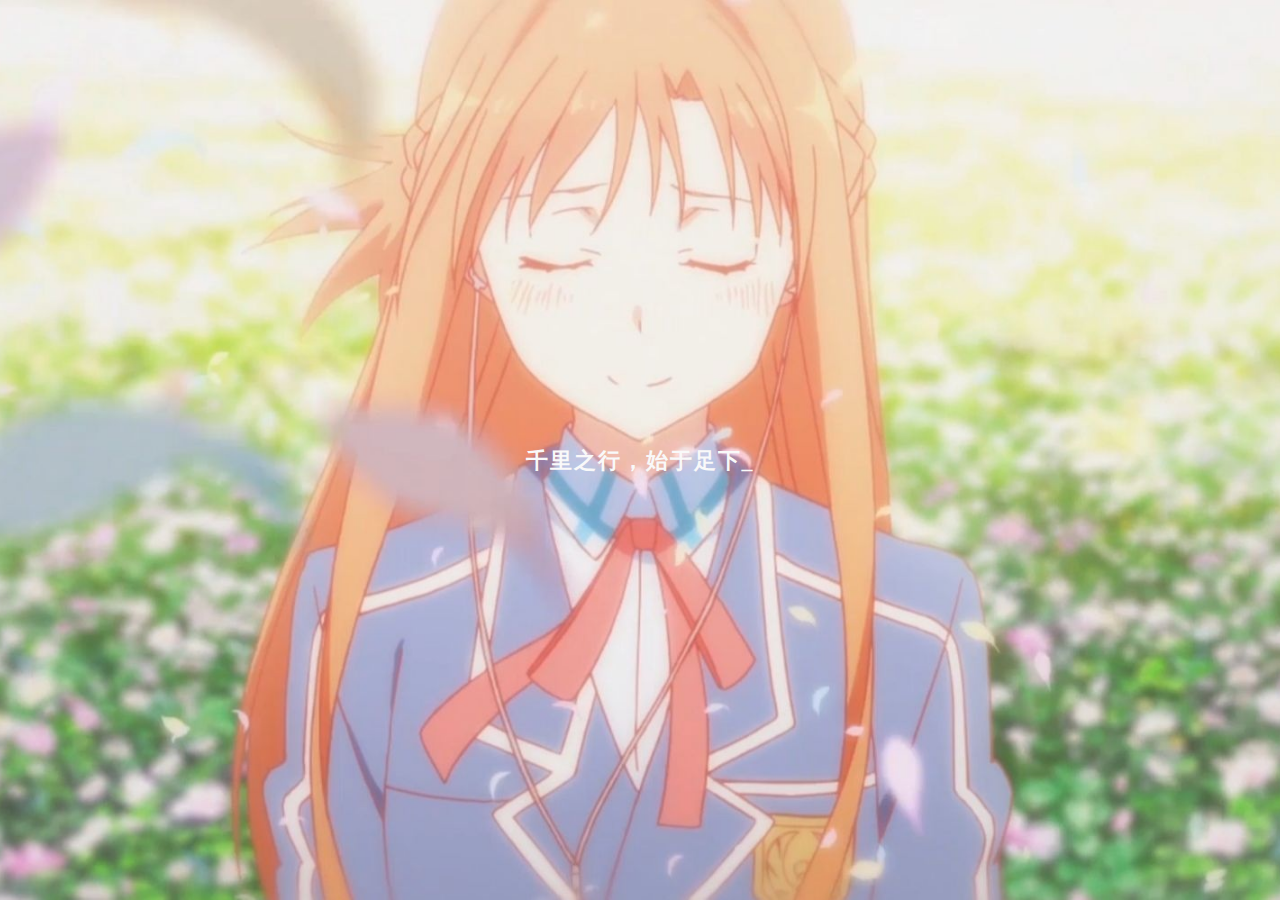
<file: index.html>
<!DOCTYPE html>
<html>

<head>
	<meta charset="utf-8">
	<meta charset="UTF-8">
	<meta name="viewport" content="width=device-width,initial-scale=1.0">
	<link rel="stylesheet" type="text/css" href="css/cnm.sb_load.css" />
	<link rel="stylesheet" type="text/css" href="css/cnm.sb_bg.css" />
	<link rel="stylesheet" type="text/css" href="css/cnm.sb_pc.css" />
	<link rel="stylesheet" type="text/css" href="css/cnm.sb_mp.css" />
	<script src="js/jquery-3.2.1.min.js"></script>
	<script src="js/cnm.sb_judge.js"></script>
	<script src="js/cnm.sb_pc.js"></script>
	<script src="js/cnm.sb_mp.js"></script>
	<script src="js/cnm.sb_copy.js"></script>

</head>

<body>
	
	<div id="pc">
		<div id="content">
			<ul id="cleft">
				<div class="cleft_top">
					<div class="cleft_topbg">
						<div class="cleftbg_img"><img src="img/tx.jpg" alt="头像"></div>
					</div>
					<div class="cleftbg_p">Life is Smile Always~</div>
				</div>
				<li id="cleft_li01" style="background-color: #ececec;"><img src="font/cnmsb01.png" /><span>官网首页</span>
				</li>
				<li id="cleft_li02"><img src="font/cnmsb02.png" /><span>关于成员</span></li>			
				<li id="cleft_li03"><img src="font/cnmsb05.png" /><span>作品展示</span></li>
				<li id="cleft_li08"><img src="font/cnmsb01.png" /><span>自我总结</span></li>

			</ul>

			<div id="cright">

				<div id="nav01">
					<div class="nav01_left">
						<div class="nav01_logo">
								<h4>掛鳯<span>Web大作业</span></h4>
						</div>
					
						<div class="nav01_but">
							<div class="nav01_but01">成员</div>
							<div class="nav01_but02">作品</div>
						</div>
					</div>
					<div class="nav01_right">
						<div class="nav01_tpw">

						</div>
						<div class="nav01_fpw">
							<p>Life is Smile Always.</p>
						</div>
					</div>
					<div class="nav01_fooder">:</a> &nbsp;&nbsp;|&nbsp;&nbsp;
						&nbsp;&nbsp;|&nbsp;&nbsp;</div>
				</div>

				<div id="nav02">
					<div class="nav02_bg">
						<div class="nav02_bt">关于本人</div>
					</div>

					<div class="nav02_kj" style="height: 600px;">
						<h3>😁个/人/资/料</h3>
						<div class="nav02_grzl_headimg">
							<img src="img/tx.jpg" alt="[头像]">
							<a href="https://space.bilibili.com/32656056" target="_blank"
								rel="noopener noreferrer">bilibili空间（啥也没有）</a>
						</div>
						<div class="nav02_grzl_txt">
							<p>网名：掛鳯</p>
							<p>邮箱：1195995126@qq.com</p>
							<p>性别：boy</p>
							<p>年龄：不告诉你 [一位有理想的青少年]</p>
							<p>特长：没特长</p>
							<p>爱好：听歌、运动、设计、等……</p>
							<p>性格：落落大方,喜欢自由</p>
							<p>梦想：实现财富自由</p>
						</div>
					</div>

					<div class="nav02_kj">
						<h3>😁个/人/介/绍</h3>

						<p>
							本人学识渊博，经验丰富，代码风骚，效率恐怖。C，java，html,css无不精通，熟练掌握各种框架。
						</p>
						<p>
							会DDOS一秒钟死一个站，会注入，会上传，会Xss，会破解，会嗅探，会开发，会业务，会运维，会渗透。互联网内，我无处不在。
						</p>
						<p>
							全国漏洞认识深刻，熟练掌握各种操作系统内核。认真学习过《黑客攻防技术宝典》，《逆向工程》，《游戏waigua攻防艺术》等专业书籍。深山苦练十余载，一天只睡2小时。
						</p>
						<p>
							听指挥，执行快，脾气好，不喷人，操作虎，意识强，渗透快，shell多，能过狗，能过盾。
						</p>
						<p>
							千里之外取服务器首级，瞬息之间爆管理员狗头，压安全狗如压草芥。电话通知出Bug后，秒登vpn，千里之外定位问题，瞬息之间修复上线。
						</p>
						<p>
							只有你想不到的，没有我做不到的。
						</p>
						<p>
							以上都是吹的，我只会划水摸鱼，我是个废物。
						</p>
						<p>
							&nbsp;
						</p>
				
					</div>
					<div class="nav02_kj mb03">
						<h3>知/识/掌/握</h3>
						<p>掌握的技能</p>
						<div>
							<img src="img/huashui.jpg" />
							<span>&nbsp;划水&nbsp;</span>
						</div>
						<div>
							<img src="img/huashui.jpg" />
							<span>&nbsp;划水&nbsp;</span>
						</div>
						<div>
							<img src="img/huashui.jpg" />
							<span>&nbsp;划水&nbsp;</span>
						</div>
						<div>
							<img src="img/huashui.jpg" />
							<span>&nbsp;划水&nbsp;</span>
						</div>
						<div>
							<img src="img/huashui.jpg" />
							<span>&nbsp;划水&nbsp;</span>
						</div>
						<p>精通掌握的技能</p>
						<div>
							<img src="img/huashui.jpg" />
							<span>&nbsp;摸鱼&nbsp;</span>
						</div>
						<div>
							<img src="img/huashui.jpg" />
							<span>&nbsp;摸鱼&nbsp;</span>
						</div>
					</div>
					<div class="nav02_kj mb04">
						<h3>每/日/必/做</h3>
						<div id="ejn">
							<a href="javascript:;">摸鱼摸鱼，摸鱼摸鱼，摸鱼摸鱼，摸鱼摸鱼，摸鱼摸鱼，摸鱼摸鱼</a>
							<a href="javascript:;">划水划水，划水划水，划水划水，划水划水，划水划水，划水划水</a>
							<a href="javascript:;">闲聊闲聊，闲聊闲聊，闲聊闲聊，闲聊闲聊，闲聊闲聊，闲聊闲聊</a>
							<a href="javascript:;">abcdefghigklmnopqrstuvwxyz</a>
							<a href="javascript:;">ABCDEFGHIJKLMNOPQRSTUVWXYZ</a>
						</div>
					</div>
					<p class="ebpx">--- 暂时先展示这么多啦 ---</p>
				</div>
				<div id="nav05">

					<div class="nav05_top">
						<div class="nav05_topbgkj">
							<div class="nav05_top_bg"></div>
							<div class="nav05_top_tx01"></div>
							<div class="nav05_top_tx02"></div>
						</div>
						<div class="nav05_top_fj"><img src="img/nav05_fj.png" alt="△"></div>
					</div>

					<div class="nav05_centent">
						<div class="nav05_centent_tit">
							<h1>🦄作业展示🦄</h1>
						</div>

						<div class="nav05_centent_mb">
							<a href="genshin.html" target="_blank" rel="noopener noreferrer">
								<div><img src="img/genshin.jpg" alt="[]"></div>
								<h3>Genshin</h3>
								<p>Life is Smile Always~</p>
							</a>
							<div>立即前往</div>
						</div>
				    </div>
				</div>

				<div id="nav08">
					<div class="nav08_bg">
						<div class="nav08_bt">自我总结</div>
					</div>
				
					<div class="nav08_kj">
						<h3>😁自/我/总/结</h3>
						<p>
							眨眼一个学期过了，在这一学期中学到了很多关于计算机的知识及应用，收获颇丰，虽然之前对于这些都有接触和了解，但通过学习才知道自己了解的还是太少了，只有通过学习才能知道自己的不足，而通过这一学期计算机的学习正好弥补了自己的不足。虽然还有很多地方掌握的不是很好，但以后我会通过不断地练习去慢慢掌握。
						</p>

					</div>
		
					<div class="nav08_kj">
						<h3>😁图/片/托/管</h3>
						
						<p>
							对计算机能有更多投入 并认真对待学校工作 提升自己能力！
						</p>
						
							&nbsp;
						</p>

					</div>
					
				</div>
		</div>
		<div id="etext"></div>
		<div id="ebg"></div>
		<div id="ebga"></div>
		<div id="xuna"></div>
		<script src="js/cnm.sb_bg.js"></script>
	</div>
</file>
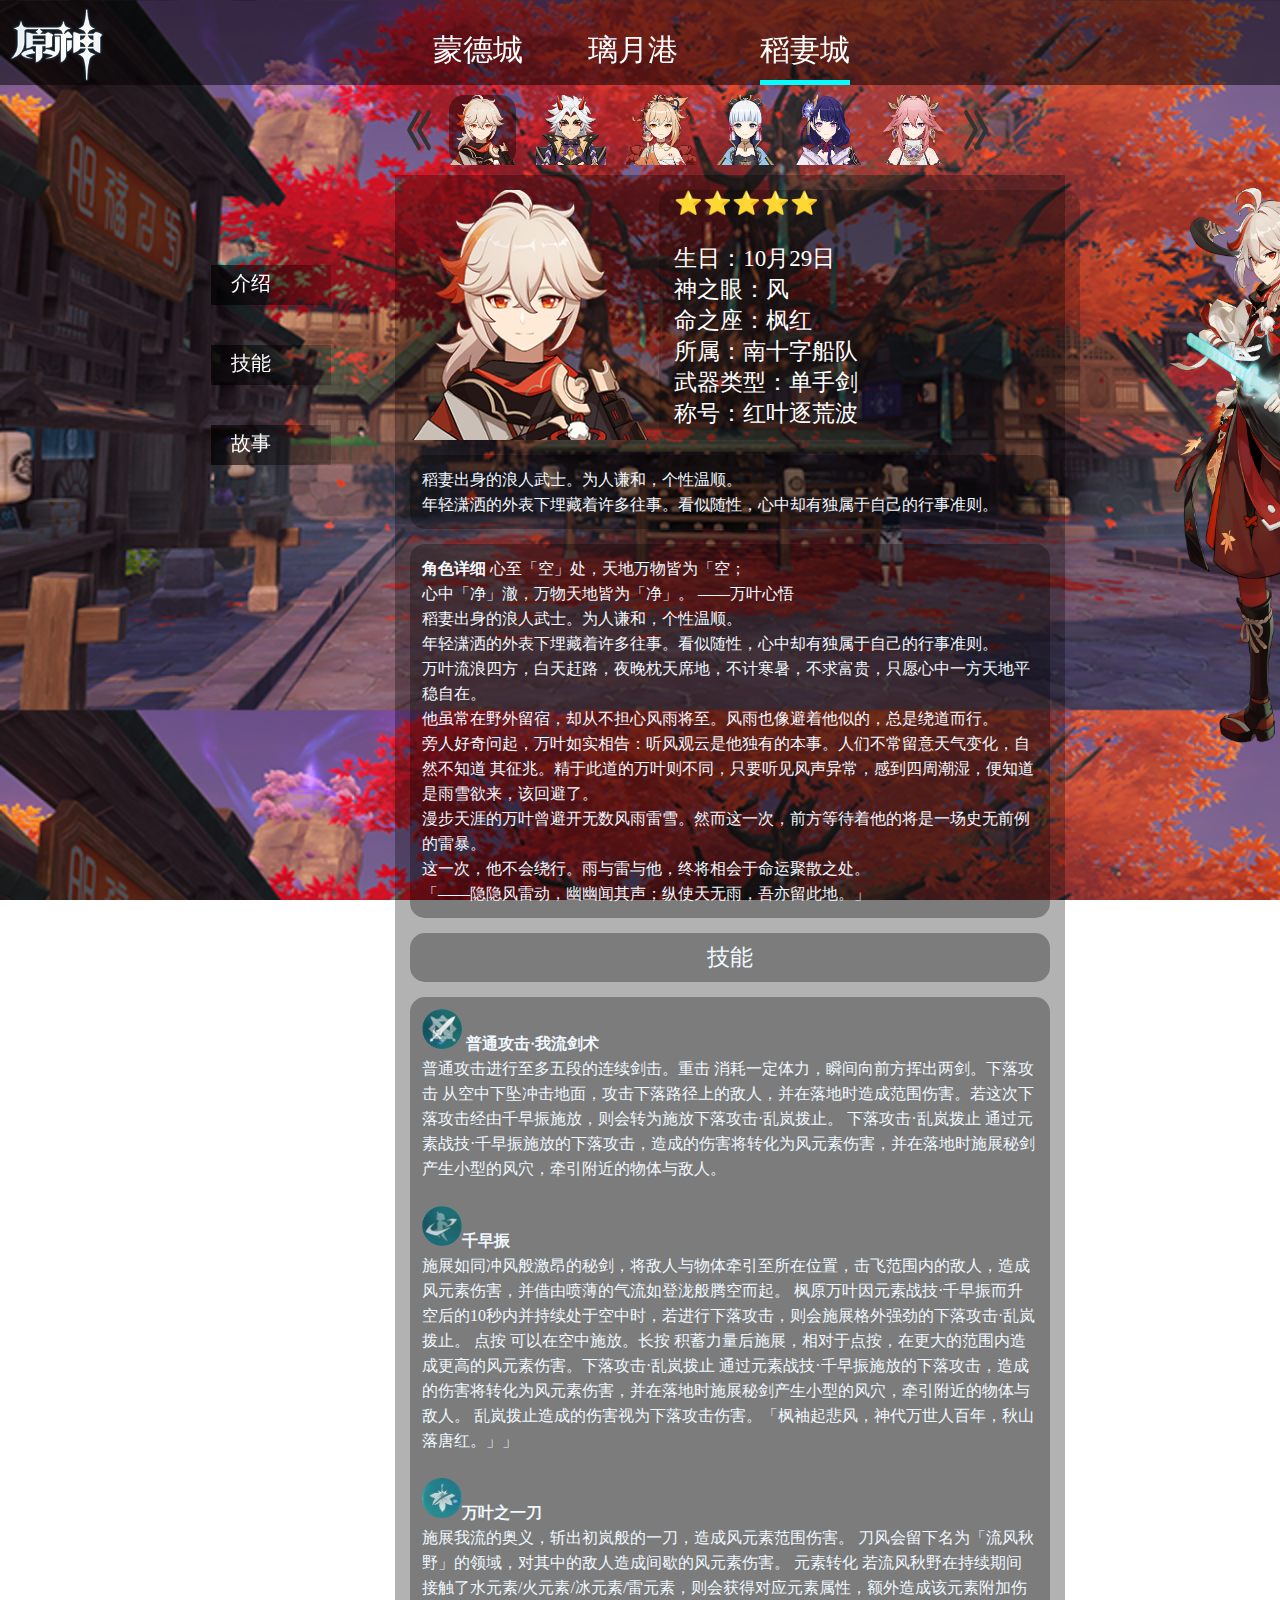
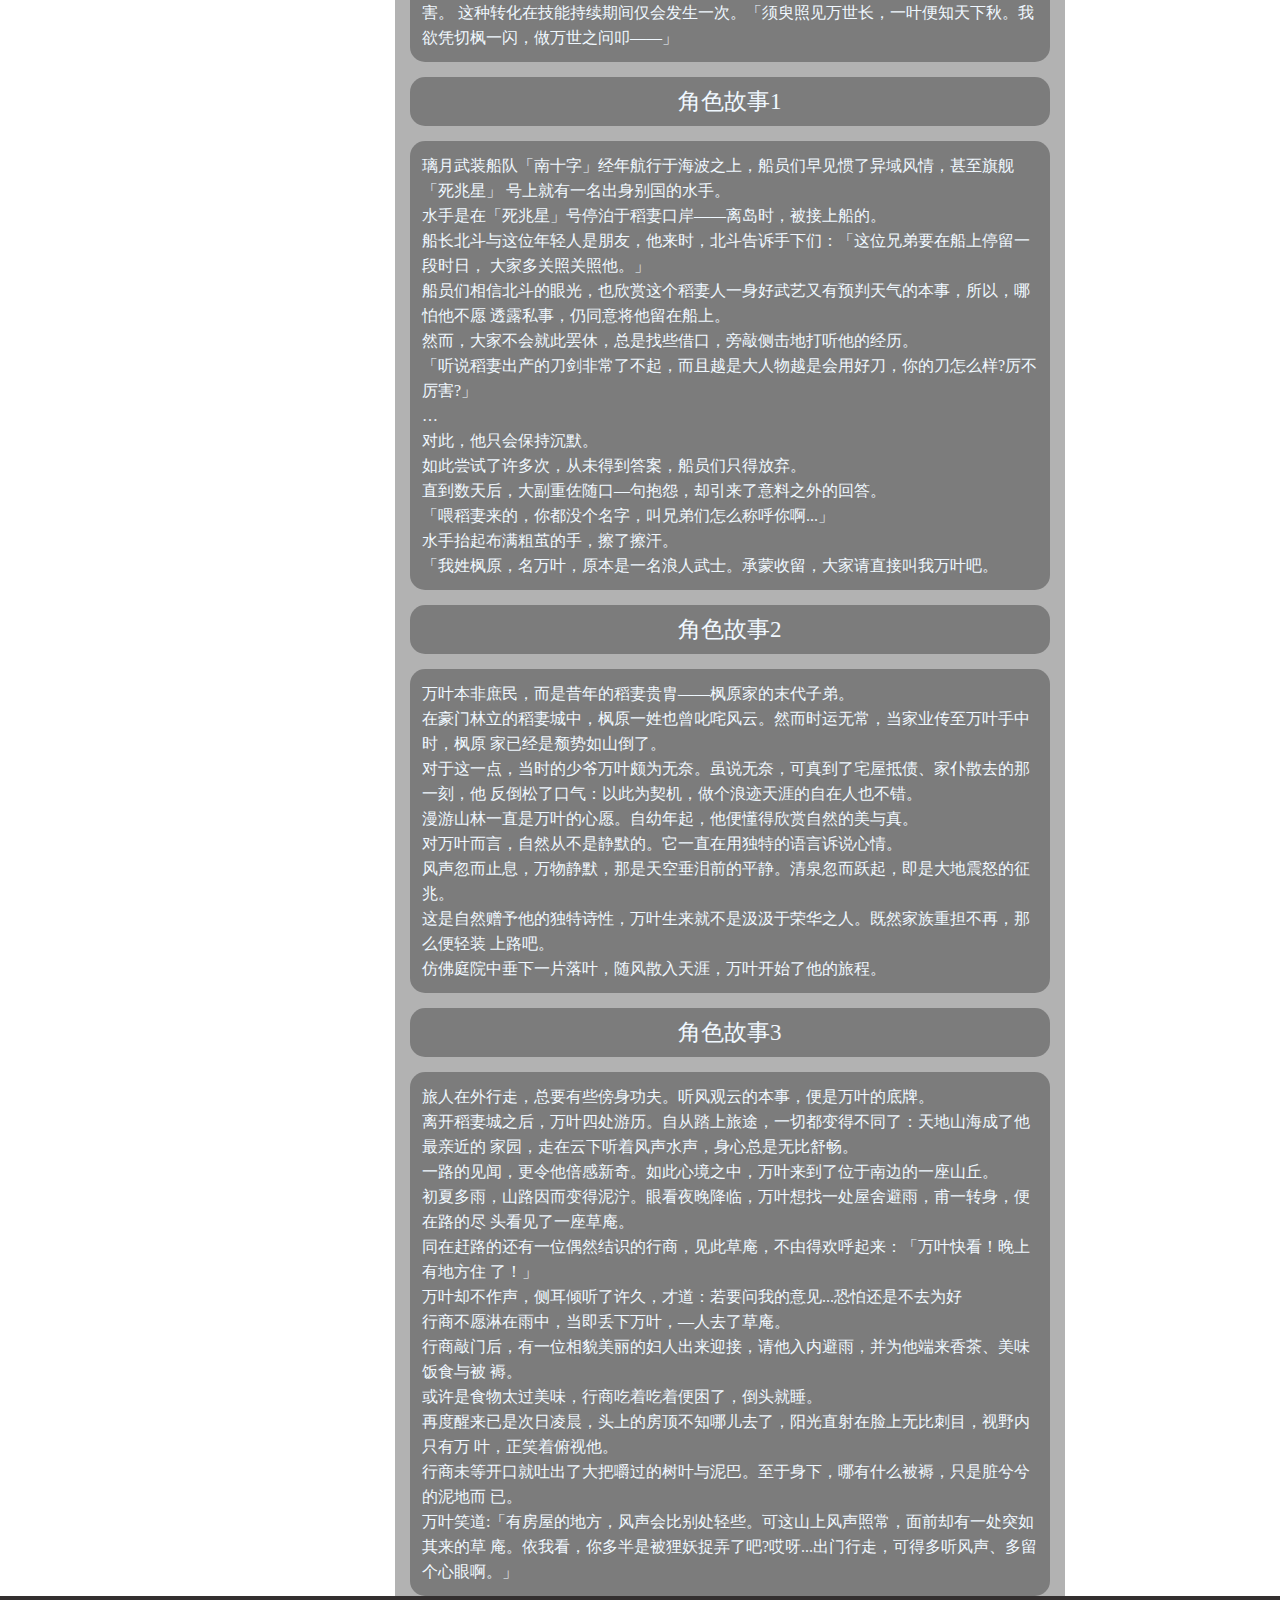
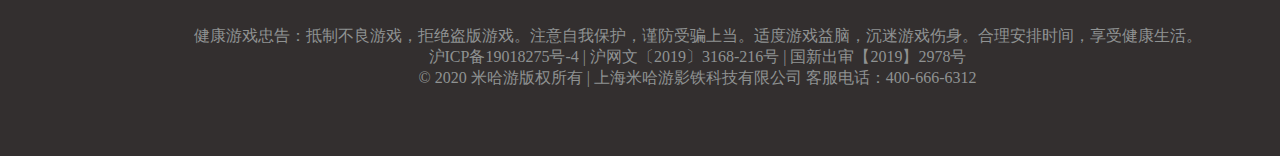
<file: daoqi.html>
<!DOCTYPE html>
<html lang="en">
<head>
    <meta charset="UTF-8">
    <meta http-equiv="X-UA-Compatible" content="IE=edge">
    <meta name="viewport" content="width=device-width, initial-scale=1.0">
    <title>Document</title>
    <style type="text/css">
        .daoqi{border-bottom: 5px solid #00FFFF;width: 90px;height:50px;margin-left: 20px;}
        .lihui{flex: 1; background-image: url(img/枫原万叶\ 全身.png);background-size:100% 100%;position:fixed;width: 25%;height: 600px; margin-left: 1150px; }
         .monde,.liyue{transition: all 0.3s ease-in-out;}.monde:hover,.liyue:hover{transform: translate(0,-10px);}
    </style>
    <link href="css.css" rel="stylesheet" type="text/css">
</head>
<body>
    <div style="background-image:url(img/daoqi.jpg); background-size:100%;position: absolute;background-attachment: fixed;"><!--背景图片占满屏幕，固定不滚动-->
        <div class="head">
            <div class="mihoyo" style="flex: 1;width: 100px;"><img src="img/ys_1565764084_7084.png" height="100%"></div>
            <div class="city" style="margin-left: 300px;flex: 1;"><div class="monde"><a href="figure.html">蒙德城</a></div></div>
            <div class="city" style="flex: 1;"><div class="liyue"><a href="liyue.html">璃月港</a></div></div>
            <div class="city" style="margin-right: 400px;flex: 1;"><div class="daoqi"><a href="#">稻妻城</a></div></div>
        </div> 
        <div class="bar" >
            <div><img src="img/double-left.png" width="40px" height="100%"></div>
            <div class="juese1" width="70px"><img src="img/枫原万叶 头像.png" height="100%"></div>
            <div class="juese2" width="70px"><img src="img/荒泷一斗 头像.png" height="100%"></div>
            <div class="juese2" width="70px"><img src="img/宵宫 头像.png" height="100%"></div>
            <div class="juese2" width="70px"><img src="img/神里凌华 头像.png" height="100%"></div>
            <div class="juese2" width="70px"><img src="img/雷电将军 头像.png" height="100%"></div>
            <div class="juese2" width="70px"><img src="img/八重神子 头像.png" height="100%"></div>
            <div><img src="img/double-right.png"  width="40px" height="100%"></div>
        </div>
        <div class="body" style="display: flex;" >
            <div class="zuo" >
                <div class="zuo-nav">
                    <div class="jieshao"><a href="#">介绍</a></div>
                    <div class="jineng"><a href="#jn1" >技能</a></div>
                    <div  class="gushi"><a href="#gs">故事</a></div>
                </div>
            </div>
            <div class="zhong">
                <div class="js1" >
                    <div class="js1-img" width="75px"><img src="img/枫原万叶 头像.png" width="100%" height="100%"></div>
                    <div class="js1-text">⭐⭐⭐⭐⭐<br><br>生日：10月29日<br>神之眼：风<br>命之座：枫红<br>所属：南十字船队<br>武器类型：单手剑<br>称号：红叶逐荒波</div>
                </div>
                <div class="js2">稻妻出身的浪人武士。为人谦和，个性温顺。<br>年轻潇洒的外表下埋藏着许多往事。看似随性，心中却有独属于自己的行事准则。
                </div>
                <div class="jsxx"><b>角色详细</b>
                    心至「空」处，天地万物皆为「空；<br>
                     心中「净」澈，万物天地皆为「净」。
                    ——万叶心悟<br>
                     稻妻出身的浪人武士。为人谦和，个性温顺。<br>
                          年轻潇洒的外表下埋藏着许多往事。看似随性，心中却有独属于自己的行事准则。<br>
                   万叶流浪四方，白天赶路，夜晚枕天席地，不计寒暑，不求富贵，只愿心中一方天地平稳自在。<br>
                    他虽常在野外留宿，却从不担心风雨将至。风雨也像避着他似的，总是绕道而行。<br>
                         旁人好奇问起，万叶如实相告：听风观云是他独有的本事。人们不常留意天气变化，自然不知道
                      其征兆。精于此道的万叶则不同，只要听见风声异常，感到四周潮湿，便知道是雨雪欲来，该回避了。<br>
                    漫步天涯的万叶曾避开无数风雨雷雪。然而这一次，前方等待着他的将是一场史无前例的雷暴。<br>
                      这一次，他不会绕行。雨与雷与他，终将相会于命运聚散之处。<br>
                    「——隐隐风雷动，幽幽闻其声；纵使天无雨，吾亦留此地。」<br>
                     </div>
                <div id="jn1" class="jn1">技能</div>
                <div class="jn2">
                    <img src="img/wy1.png" height="40px">  <b>普通攻击·我流剑术</b><br>普通攻击进行至多五段的连续剑击。重击
                    消耗一定体力，瞬间向前方挥出两剑。下落攻击
                    从空中下坠冲击地面，攻击下落路径上的敌人，并在落地时造成范围伤害。若这次下落攻击经由千早振施放，则会转为施放下落攻击·乱岚拨止。 下落攻击·乱岚拨止
                    通过元素战技·千早振施放的下落攻击，造成的伤害将转化为风元素伤害，并在落地时施展秘剑产生小型的风穴，牵引附近的物体与敌人。<br><br>
                    <img src="img/wy2.png" height="40px"><b>千早振</b><br>施展如同冲风般激昂的秘剑，将敌人与物体牵引至所在位置，击飞范围内的敌人，造成风元素伤害，并借由喷薄的气流如登泷般腾空而起。
                    枫原万叶因元素战技·千早振而升空后的10秒内并持续处于空中时，若进行下落攻击，则会施展格外强劲的下落攻击·乱岚拨止。
                    点按 可以在空中施放。长按 积蓄力量后施展，相对于点按，在更大的范围内造成更高的风元素伤害。下落攻击·乱岚拨止
                    通过元素战技·千早振施放的下落攻击，造成的伤害将转化为风元素伤害，并在落地时施展秘剑产生小型的风穴，牵引附近的物体与敌人。
                    乱岚拨止造成的伤害视为下落攻击伤害。「枫袖起悲风，神代万世人百年，秋山落唐红。」」<br><br>
                    <img src="img/wy3.png" height="40px"><b>万叶之一刀</b><br>施展我流的奥义，斩出初岚般的一刀，造成风元素范围伤害。
                    刀风会留下名为「流风秋野」的领域，对其中的敌人造成间歇的风元素伤害。
                    元素转化
                    若流风秋野在持续期间接触了水元素/火元素/冰元素/雷元素，则会获得对应元素属性，额外造成该元素附加伤害。
                    这种转化在技能持续期间仅会发生一次。「须臾照见万世长，一叶便知天下秋。我欲凭切枫一闪，做万世之问叩——」
                </div>
                <div id="gs" class="gs1">角色故事1</div>
                <div class="gs1-1">璃月武装船队「南十字」经年航行于海波之上，船员们早见惯了异域风情，甚至旗舰「死兆星」
                    号上就有一名出身别国的水手。<br>
                    水手是在「死兆星」号停泊于稻妻口岸——离岛时，被接上船的。<br>
                    船长北斗与这位年轻人是朋友，他来时，北斗告诉手下们：「这位兄弟要在船上停留一段时日，
                    大家多关照关照他。」<br>
                    船员们相信北斗的眼光，也欣赏这个稻妻人一身好武艺又有预判天气的本事，所以，哪怕他不愿
                    透露私事，仍同意将他留在船上。<br>
                    然而，大家不会就此罢休，总是找些借口，旁敲侧击地打听他的经历。<br>
                    「听说稻妻出产的刀剑非常了不起，而且越是大人物越是会用好刀，你的刀怎么样?厉不厉害?」<br>
                    …<div class="br"></div>
                    对此，他只会保持沉默。<br>
                    如此尝试了许多次，从未得到答案，船员们只得放弃。<br>
                    直到数天后，大副重佐随口—句抱怨，却引来了意料之外的回答。<br>
                    「喂稻妻来的，你都没个名字，叫兄弟们怎么称呼你啊...」<br>
                    水手抬起布满粗茧的手，擦了擦汗。<br>
                    「我姓枫原，名万叶，原本是一名浪人武士。承蒙收留，大家请直接叫我万叶吧。                  
                </div>
                <div class="gs2">角色故事2</div>
                <div class="gs2-1">万叶本非庶民，而是昔年的稻妻贵胄——枫原家的末代子弟。<br>
                    在豪门林立的稻妻城中，枫原一姓也曾叱咤风云。然而时运无常，当家业传至万叶手中时，枫原
                    家已经是颓势如山倒了。<br>
                    对于这一点，当时的少爷万叶颇为无奈。虽说无奈，可真到了宅屋抵债、家仆散去的那一刻，他
                    反倒松了口气：以此为契机，做个浪迹天涯的自在人也不错。<br>
                    漫游山林一直是万叶的心愿。自幼年起，他便懂得欣赏自然的美与真。<br>
                    对万叶而言，自然从不是静默的。它一直在用独特的语言诉说心情。<br>
                    风声忽而止息，万物静默，那是天空垂泪前的平静。清泉忽而跃起，即是大地震怒的征兆。<br>
                    这是自然赠予他的独特诗性，万叶生来就不是汲汲于荣华之人。既然家族重担不再，那么便轻装
                    上路吧。<br>
                    仿佛庭院中垂下一片落叶，随风散入天涯，万叶开始了他的旅程。
                </div>
                <div class="gs3">角色故事3</div>
                <div class="gs3-1">旅人在外行走，总要有些傍身功夫。听风观云的本事，便是万叶的底牌。<br>
                    离开稻妻城之后，万叶四处游历。自从踏上旅途，一切都变得不同了：天地山海成了他最亲近的
                    家园，走在云下听着风声水声，身心总是无比舒畅。<br>
                    一路的见闻，更令他倍感新奇。如此心境之中，万叶来到了位于南边的一座山丘。<br>
                    初夏多雨，山路因而变得泥泞。眼看夜晚降临，万叶想找一处屋舍避雨，甫一转身，便在路的尽
                    头看见了一座草庵。<br>
                    同在赶路的还有一位偶然结识的行商，见此草庵，不由得欢呼起来：「万叶快看！晚上有地方住
                    了！」<br>
                    万叶却不作声，侧耳倾听了许久，才道：若要问我的意见...恐怕还是不去为好<br>
                    行商不愿淋在雨中，当即丢下万叶，—人去了草庵。<br>
                    行商敲门后，有一位相貌美丽的妇人出来迎接，请他入内避雨，并为他端来香茶、美味饭食与被
                    褥。<br>
                    或许是食物太过美味，行商吃着吃着便困了，倒头就睡。<br>
                    再度醒来已是次日凌晨，头上的房顶不知哪儿去了，阳光直射在脸上无比刺目，视野内只有万
                    叶，正笑着俯视他。<br>
                    行商未等开口就吐出了大把嚼过的树叶与泥巴。至于身下，哪有什么被褥，只是脏兮兮的泥地而
                    已。<br>
                    万叶笑道:「有房屋的地方，风声会比别处轻些。可这山上风声照常，面前却有一处突如其来的草
                    庵。依我看，你多半是被狸妖捉弄了吧?哎呀...出门行走，可得多听风声、多留个心眼啊。」<br> 
                    </div>
            </div>
            <div class="lihui"></div>
        </div>
        <div class="foot">
            <span>健康游戏忠告：抵制不良游戏，拒绝盗版游戏。注意自我保护，谨防受骗上当。适度游戏益脑，沉迷游戏伤身。合理安排时间，享受健康生活。</span><br>
            <span>沪ICP备19018275号-4 | 沪网文〔2019〕3168-216号 | 国新出审【2019】2978号</span><br>
            <span>© 2020 米哈游版权所有 | 上海米哈游影铁科技有限公司 客服电话：400-666-6312</span>
        </div>
    </div>
</body>
</html>
</file>
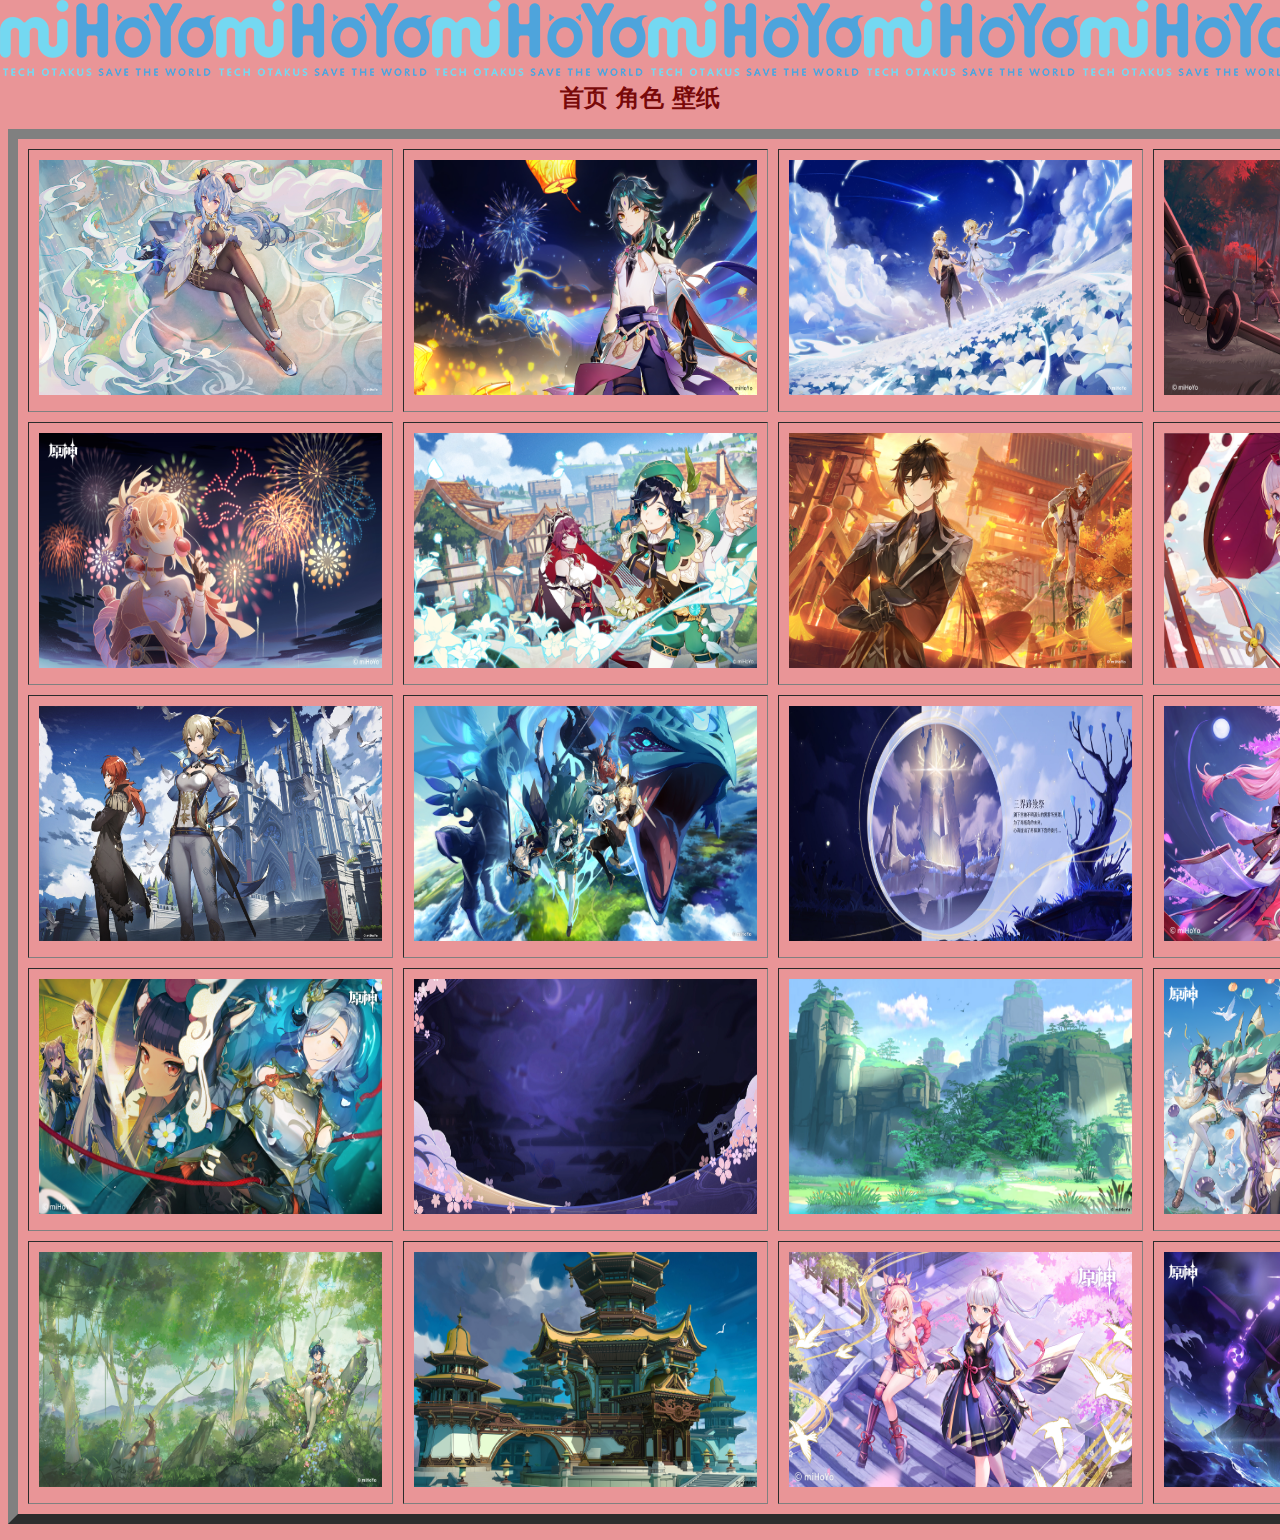
<file: wallpaper.html>
<!doctype html>
<html>
<head>
<meta charset="utf-8">
<title>游戏壁纸库</title>
<style type="text/css">
body {
    background-image: url(images/mihoyo-logo.png);
    background-repeat: repeat-x;
    background-color: #E99597;
}
</style>
<link href="wallpapercss.css" rel="stylesheet" type="text/css">
<style type="text/css">
a:link {
    color: #790909;
    text-decoration: none;
}
a:visited {
    text-decoration: none;
    color: #3F0405;
}
a:hover {
    text-decoration: none;
    text-shadow: 0 0 10px #F2690F,0 0 20px #69e0ff,0 0 40px #69e0ff;
    color: #fff;
}
a:active {
    text-decoration: none;
}
</style>
</head>

<body>
<p></p>
<p></p>
	<p><nav class="inav">
				<span class="inav"  style="font-size: 24px; font-family: Segoe, 'Segoe UI', 'DejaVu Sans', 'Trebuchet MS', Verdana, sans-serif; color: #EFE5E5;">				
				<a href="index.html">首页</a>
				<a href="figure.html">角色</a>
				<a href="wallpaper.html">壁纸</a>
<table width="800" border="10" cellspacing="10" cellpadding="10">
  <tbody>
    <tr>
      <td  class="wallpaperts" width="160"><img src="images/wallpaper/10.jpg" width="343" height="235" alt=""/></td>
      <td  class="wallpaperts" width="160"><img src="images/wallpaper/9.jpg" width="343" height="235" alt=""/></td>
      <td class="wallpaperts" width="160"><img src="images/wallpaper/12.jpg" width="343" height="235" alt=""/></td>
      <td class="wallpaperts" width="160"><img src="images/wallpaper/1.jpg" width="343" height="235" alt=""/></td>
     
    </tr>
    <tr>
      <td class="wallpaperts"><img src="images/wallpaper/7.jpg" width="343" height="235" alt=""/></td>
      <td class="wallpaperts"><img src="images/wallpaper/8.jpg" width="343" height="235" alt=""/></td>
      <td class="wallpaperts"><img src="images/wallpaper/11.jpg" width="343" height="235" alt=""/></td>
      <td class="wallpaperts"><img src="images/wallpaper/6.png" width="343" height="235" alt=""/></td>
     
    </tr>
    <tr>
      <td class="wallpaperts"><img src="images/wallpaper/13.jpg" width="343" height="235" alt=""/></td>
      <td class="wallpaperts"><img src="images/wallpaper/14.jpg" width="343" height="235" alt=""/></td>
      <td class="wallpaperts"><img src="images/wallpaper/15.jpg" width="343" height="235" alt=""/></td>
      <td class="wallpaperts"><img src="images/wallpaper/16.png" width="343" height="235" alt=""/></td>
      
    </tr>
    <tr>
      <td class="wallpaperts"><img src="images/wallpaper/22.jpg" width="343" height="235" alt=""/></td>
      <td class="wallpaperts"><img src="images/wallpaper/17.jpg" width="343" height="235" alt=""/></td>
      <td class="wallpaperts"><img src="images/wallpaper/4.png" width="343" height="235" alt=""/></td>
      <td class="wallpaperts"><img src="images/wallpaper/5.png" width="343" height="235" alt=""/></td>
      
    </tr>
    <tr>
      <td class="wallpaperts"><img src="images/wallpaper/31.jpg" width="343" height="235" alt=""/></td>
      <td class="wallpaperts"><img src="images/wallpaper/34.png" width="343" height="235" alt=""/></td>
      <td class="wallpaperts"><img src="images/wallpaper/26.jpg" width="343" height="235" alt=""/></td>
      <td class="wallpaperts"><img src="images/wallpaper/32.jpg" width="343" height="235" alt=""/></td>
      
    </tr>
  </tbody>
</table>
</span>
</nav></p>
</body>
</html>
</file>
<file: css/cnm.sb_load.css>
body,html{
	background-color: #F9F9F9;
}
#pc{
	position: fixed;
	top: 0;
	left: 0;
	width: 100%;
	height: 100% ;
	z-index: 9;
	display: none;
	background-color: #FFFFFF;
}
#mp{
	position: relative;
	z-index: 9;
	text-align: left;
	display: none;
	background-color: #ffffff;
}
#eixp{
	color: #282828;
	font-size: 12px;
	font-weight: 400;
	letter-spacing: 1px;
	position: fixed;
	top: 0;
	bottom: 0;
	left: 0;
	right: 0;
	margin: auto;
	height: 36px;
	line-height: 36px;
	text-align: center;
}
</file>
<file: css/cnm.sb_bg.css>
#xuna{
	position: fixed;
	top: -50%;
	left: -50;
	height: 150%;
	width: 100%;
	overflow: hidden;
	z-index: 9;
	pointer-events: none;
	display: none;
}

*,
*:before,
*:after {
  box-sizing: inherit;
}

*:before,
*:after {
  content: "";
  position: absolute;
}
@-webkit-keyframes flame {
  50% {
    -webkit-transform: scale(0.8) rotate(45deg);
            transform: scale(0.8) rotate(45deg);
  }
}

@keyframes flame {
  50% {
    -webkit-transform: scale(0.8) rotate(45deg);
            transform: scale(0.8) rotate(45deg);
  }
}
.confetti {
  position: absolute;
  z-index: 999;
}

.confetti .rotate {
  -webkit-animation: driftRotate 1s infinite both ease-in-out;
          animation: driftRotate 1s infinite both ease-in-out;
  width: 100%;
  height: 100%;
}

.confetti .askew {
  width: 100%;
  height: 100%;
  -webkit-animation: drift 1s infinite alternate both ease-in-out;
          animation: drift 1s infinite alternate both ease-in-out;
}

.confetti:nth-child(0) .askew {
  -webkit-animation-duration: 1.83s;
          animation-duration: 1.83s;
  -webkit-animation-delay: -0.183s;
          animation-delay: -0.183s;
}

.confetti:nth-child(0) .rotate {
  -webkit-animation-duration: 1.38s;
          animation-duration: 1.38s;
  -webkit-animation-delay: -1.0212s;
          animation-delay: -1.0212s;
}

.confetti:nth-child(1) .askew {
  -webkit-animation-duration: 2s;
          animation-duration: 2s;
  -webkit-animation-delay: -1.9s;
          animation-delay: -1.9s;
}

.confetti:nth-child(1) .rotate {
  -webkit-animation-duration: 1.4s;
          animation-duration: 1.4s;
  -webkit-animation-delay: -0.854s;
          animation-delay: -0.854s;
}

.confetti:nth-child(2) .askew {
  -webkit-animation-duration: 1.33s;
          animation-duration: 1.33s;
  -webkit-animation-delay: -0.266s;
          animation-delay: -0.266s;
}

.confetti:nth-child(2) .rotate {
  -webkit-animation-duration: 1.07s;
          animation-duration: 1.07s;
  -webkit-animation-delay: -0.7169s;
          animation-delay: -0.7169s;
}

.confetti:nth-child(3) .askew {
  -webkit-animation-duration: 1.85s;
          animation-duration: 1.85s;
  -webkit-animation-delay: -1.406s;
          animation-delay: -1.406s;
}

.confetti:nth-child(3) .rotate {
  -webkit-animation-duration: 1.37s;
          animation-duration: 1.37s;
  -webkit-animation-delay: -0.3288s;
          animation-delay: -0.3288s;
}

.confetti:nth-child(4) .askew {
  -webkit-animation-duration: 1.58s;
          animation-duration: 1.58s;
  -webkit-animation-delay: -1.2482s;
          animation-delay: -1.2482s;
}

.confetti:nth-child(4) .rotate {
  -webkit-animation-duration: 1.65s;
          animation-duration: 1.65s;
  -webkit-animation-delay: -0.198s;
          animation-delay: -0.198s;
}

.confetti:nth-child(5) .askew {
  -webkit-animation-duration: 1.63s;
          animation-duration: 1.63s;
  -webkit-animation-delay: -1.0432s;
          animation-delay: -1.0432s;
}

.confetti:nth-child(5) .rotate {
  -webkit-animation-duration: 1.97s;
          animation-duration: 1.97s;
  -webkit-animation-delay: -0.1576s;
          animation-delay: -0.1576s;
}

.confetti:nth-child(6) .askew {
  -webkit-animation-duration: 1.84s;
          animation-duration: 1.84s;
  -webkit-animation-delay: -1.3064s;
          animation-delay: -1.3064s;
}

.confetti:nth-child(6) .rotate {
  -webkit-animation-duration: 1.55s;
          animation-duration: 1.55s;
  -webkit-animation-delay: -0.5425s;
          animation-delay: -0.5425s;
}

.confetti:nth-child(7) .askew {
  -webkit-animation-duration: 1.87s;
          animation-duration: 1.87s;
  -webkit-animation-delay: -1.1781s;
          animation-delay: -1.1781s;
}

.confetti:nth-child(7) .rotate {
  -webkit-animation-duration: 1.3s;
          animation-duration: 1.3s;
  -webkit-animation-delay: -0.897s;
          animation-delay: -0.897s;
}

.confetti:nth-child(8) .askew {
  -webkit-animation-duration: 1.44s;
          animation-duration: 1.44s;
  -webkit-animation-delay: -0.3312s;
          animation-delay: -0.3312s;
}

.confetti:nth-child(8) .rotate {
  -webkit-animation-duration: 1.52s;
          animation-duration: 1.52s;
  -webkit-animation-delay: -0.4408s;
          animation-delay: -0.4408s;
}

.confetti:nth-child(9) .askew {
  -webkit-animation-duration: 1.72s;
          animation-duration: 1.72s;
  -webkit-animation-delay: -1.6684s;
          animation-delay: -1.6684s;
}

.confetti:nth-child(9) .rotate {
  -webkit-animation-duration: 1.17s;
          animation-duration: 1.17s;
  -webkit-animation-delay: -0.7254s;
          animation-delay: -0.7254s;
}

.confetti:nth-child(10) .askew {
  -webkit-animation-duration: 1.9s;
          animation-duration: 1.9s;
  -webkit-animation-delay: -0.836s;
          animation-delay: -0.836s;
}

.confetti:nth-child(10) .rotate {
  -webkit-animation-duration: 1.25s;
          animation-duration: 1.25s;
  -webkit-animation-delay: -0.025s;
          animation-delay: -0.025s;
}

.confetti:nth-child(11) .askew {
  -webkit-animation-duration: 1.65s;
          animation-duration: 1.65s;
  -webkit-animation-delay: -1.056s;
          animation-delay: -1.056s;
}

.confetti:nth-child(11) .rotate {
  -webkit-animation-duration: 1.47s;
          animation-duration: 1.47s;
  -webkit-animation-delay: -0.588s;
          animation-delay: -0.588s;
}

.confetti:nth-child(12) .askew {
  -webkit-animation-duration: 1.55s;
          animation-duration: 1.55s;
  -webkit-animation-delay: -0.217s;
          animation-delay: -0.217s;
}

.confetti:nth-child(12) .rotate {
  -webkit-animation-duration: 1.57s;
          animation-duration: 1.57s;
  -webkit-animation-delay: -1.2874s;
          animation-delay: -1.2874s;
}

.confetti:nth-child(13) .askew {
  -webkit-animation-duration: 1.23s;
          animation-duration: 1.23s;
  -webkit-animation-delay: -0.0984s;
          animation-delay: -0.0984s;
}

.confetti:nth-child(13) .rotate {
  -webkit-animation-duration: 1.55s;
          animation-duration: 1.55s;
  -webkit-animation-delay: -0.372s;
          animation-delay: -0.372s;
}

.confetti:nth-child(14) .askew {
  -webkit-animation-duration: 1.92s;
          animation-duration: 1.92s;
  -webkit-animation-delay: -1.1904s;
          animation-delay: -1.1904s;
}

.confetti:nth-child(14) .rotate {
  -webkit-animation-duration: 1.42s;
          animation-duration: 1.42s;
  -webkit-animation-delay: -0.852s;
          animation-delay: -0.852s;
}

.confetti:nth-child(15) .askew {
  -webkit-animation-duration: 1.16s;
          animation-duration: 1.16s;
  -webkit-animation-delay: -0.116s;
          animation-delay: -0.116s;
}

.confetti:nth-child(15) .rotate {
  -webkit-animation-duration: 1.61s;
          animation-duration: 1.61s;
  -webkit-animation-delay: -0.3542s;
          animation-delay: -0.3542s;
}

.confetti:nth-child(16) .askew {
  -webkit-animation-duration: 1.56s;
          animation-duration: 1.56s;
  -webkit-animation-delay: -0.1248s;
          animation-delay: -0.1248s;
}

.confetti:nth-child(16) .rotate {
  -webkit-animation-duration: 1.97s;
          animation-duration: 1.97s;
  -webkit-animation-delay: -1.2411s;
          animation-delay: -1.2411s;
}

.confetti:nth-child(17) .askew {
  -webkit-animation-duration: 1.73s;
          animation-duration: 1.73s;
  -webkit-animation-delay: -1.4013s;
          animation-delay: -1.4013s;
}

.confetti:nth-child(17) .rotate {
  -webkit-animation-duration: 1.91s;
          animation-duration: 1.91s;
  -webkit-animation-delay: -1.91s;
          animation-delay: -1.91s;
}

.confetti:nth-child(18) .askew {
  -webkit-animation-duration: 1.91s;
          animation-duration: 1.91s;
  -webkit-animation-delay: -0.8213s;
          animation-delay: -0.8213s;
}

.confetti:nth-child(18) .rotate {
  -webkit-animation-duration: 1.85s;
          animation-duration: 1.85s;
  -webkit-animation-delay: -0.555s;
          animation-delay: -0.555s;
}

.confetti:nth-child(19) .askew {
  -webkit-animation-duration: 1.66s;
          animation-duration: 1.66s;
  -webkit-animation-delay: -1.2284s;
          animation-delay: -1.2284s;
}

.confetti:nth-child(19) .rotate {
  -webkit-animation-duration: 1.43s;
          animation-duration: 1.43s;
  -webkit-animation-delay: -1.3013s;
          animation-delay: -1.3013s;
}

.confetti:nth-child(20) .askew {
  -webkit-animation-duration: 1.68s;
          animation-duration: 1.68s;
  -webkit-animation-delay: -0.2016s;
          animation-delay: -0.2016s;
}

.confetti:nth-child(20) .rotate {
  -webkit-animation-duration: 1.72s;
          animation-duration: 1.72s;
  -webkit-animation-delay: -0.1892s;
          animation-delay: -0.1892s;
}

.confetti:nth-child(21) .askew {
  -webkit-animation-duration: 1.96s;
          animation-duration: 1.96s;
  -webkit-animation-delay: -0.98s;
          animation-delay: -0.98s;
}

.confetti:nth-child(21) .rotate {
  -webkit-animation-duration: 1.01s;
          animation-duration: 1.01s;
  -webkit-animation-delay: -0.1717s;
          animation-delay: -0.1717s;
}

.confetti:nth-child(22) .askew {
  -webkit-animation-duration: 1.78s;
          animation-duration: 1.78s;
  -webkit-animation-delay: -1.4774s;
          animation-delay: -1.4774s;
}

.confetti:nth-child(22) .rotate {
  -webkit-animation-duration: 1.46s;
          animation-duration: 1.46s;
  -webkit-animation-delay: -1.4308s;
          animation-delay: -1.4308s;
}

.confetti:nth-child(23) .askew {
  -webkit-animation-duration: 1.46s;
          animation-duration: 1.46s;
  -webkit-animation-delay: -1.3578s;
          animation-delay: -1.3578s;
}

.confetti:nth-child(23) .rotate {
  -webkit-animation-duration: 1.15s;
          animation-duration: 1.15s;
  -webkit-animation-delay: -1.0235s;
          animation-delay: -1.0235s;
}

.confetti:nth-child(24) .askew {
  -webkit-animation-duration: 1.44s;
          animation-duration: 1.44s;
  -webkit-animation-delay: -1.3536s;
          animation-delay: -1.3536s;
}

.confetti:nth-child(24) .rotate {
  -webkit-animation-duration: 1.72s;
          animation-duration: 1.72s;
  -webkit-animation-delay: -0.688s;
          animation-delay: -0.688s;
}

.confetti:nth-child(25) .askew {
  -webkit-animation-duration: 1.97s;
          animation-duration: 1.97s;
  -webkit-animation-delay: -0.3743s;
          animation-delay: -0.3743s;
}

.confetti:nth-child(25) .rotate {
  -webkit-animation-duration: 1.73s;
          animation-duration: 1.73s;
  -webkit-animation-delay: -0.7266s;
          animation-delay: -0.7266s;
}

.confetti:nth-child(26) .askew {
  -webkit-animation-duration: 1.2s;
          animation-duration: 1.2s;
  -webkit-animation-delay: -0.024s;
          animation-delay: -0.024s;
}

.confetti:nth-child(26) .rotate {
  -webkit-animation-duration: 1.57s;
          animation-duration: 1.57s;
  -webkit-animation-delay: -0.1099s;
          animation-delay: -0.1099s;
}

.confetti:nth-child(27) .askew {
  -webkit-animation-duration: 1.84s;
          animation-duration: 1.84s;
  -webkit-animation-delay: -1.3064s;
          animation-delay: -1.3064s;
}

.confetti:nth-child(27) .rotate {
  -webkit-animation-duration: 1.19s;
          animation-duration: 1.19s;
  -webkit-animation-delay: -0.1666s;
          animation-delay: -0.1666s;
}

.confetti:nth-child(28) .askew {
  -webkit-animation-duration: 1.1s;
          animation-duration: 1.1s;
  -webkit-animation-delay: -0.088s;
          animation-delay: -0.088s;
}

.confetti:nth-child(28) .rotate {
  -webkit-animation-duration: 1.26s;
          animation-duration: 1.26s;
  -webkit-animation-delay: -0.4914s;
          animation-delay: -0.4914s;
}

.confetti:nth-child(29) .askew {
  -webkit-animation-duration: 1.51s;
          animation-duration: 1.51s;
  -webkit-animation-delay: -0.6191s;
          animation-delay: -0.6191s;
}

.confetti:nth-child(29) .rotate {
  -webkit-animation-duration: 1.89s;
          animation-duration: 1.89s;
  -webkit-animation-delay: -0.0378s;
          animation-delay: -0.0378s;
}

.confetti:nth-child(30) .askew {
  -webkit-animation-duration: 1.67s;
          animation-duration: 1.67s;
  -webkit-animation-delay: -1.2525s;
          animation-delay: -1.2525s;
}

.confetti:nth-child(30) .rotate {
  -webkit-animation-duration: 1.08s;
          animation-duration: 1.08s;
  -webkit-animation-delay: -0.6048s;
          animation-delay: -0.6048s;
}

.confetti:nth-child(31) .askew {
  -webkit-animation-duration: 1.6s;
          animation-duration: 1.6s;
  -webkit-animation-delay: -1.104s;
          animation-delay: -1.104s;
}

.confetti:nth-child(31) .rotate {
  -webkit-animation-duration: 1.83s;
          animation-duration: 1.83s;
  -webkit-animation-delay: -1.0614s;
          animation-delay: -1.0614s;
}

.confetti:nth-child(32) .askew {
  -webkit-animation-duration: 1.96s;
          animation-duration: 1.96s;
  -webkit-animation-delay: -0.7056s;
          animation-delay: -0.7056s;
}

.confetti:nth-child(32) .rotate {
  -webkit-animation-duration: 1.15s;
          animation-duration: 1.15s;
  -webkit-animation-delay: -0.0805s;
          animation-delay: -0.0805s;
}

.confetti:nth-child(33) .askew {
  -webkit-animation-duration: 1.92s;
          animation-duration: 1.92s;
  -webkit-animation-delay: -0.4992s;
          animation-delay: -0.4992s;
}

.confetti:nth-child(33) .rotate {
  -webkit-animation-duration: 1.15s;
          animation-duration: 1.15s;
  -webkit-animation-delay: -0.4945s;
          animation-delay: -0.4945s;
}

.confetti:nth-child(34) .askew {
  -webkit-animation-duration: 1.45s;
          animation-duration: 1.45s;
  -webkit-animation-delay: -0.232s;
          animation-delay: -0.232s;
}

.confetti:nth-child(34) .rotate {
  -webkit-animation-duration: 1.65s;
          animation-duration: 1.65s;
  -webkit-animation-delay: -0.33s;
          animation-delay: -0.33s;
}

.confetti:nth-child(35) .askew {
  -webkit-animation-duration: 1.53s;
          animation-duration: 1.53s;
  -webkit-animation-delay: -1.53s;
          animation-delay: -1.53s;
}

.confetti:nth-child(35) .rotate {
  -webkit-animation-duration: 1.21s;
          animation-duration: 1.21s;
  -webkit-animation-delay: -0.6292s;
          animation-delay: -0.6292s;
}

.confetti:nth-child(36) .askew {
  -webkit-animation-duration: 1.03s;
          animation-duration: 1.03s;
  -webkit-animation-delay: -0.3708s;
          animation-delay: -0.3708s;
}

.confetti:nth-child(36) .rotate {
  -webkit-animation-duration: 1.25s;
          animation-duration: 1.25s;
  -webkit-animation-delay: -0.275s;
          animation-delay: -0.275s;
}

.confetti:nth-child(37) .askew {
  -webkit-animation-duration: 1.39s;
          animation-duration: 1.39s;
  -webkit-animation-delay: -0.5699s;
          animation-delay: -0.5699s;
}

.confetti:nth-child(37) .rotate {
  -webkit-animation-duration: 1.48s;
          animation-duration: 1.48s;
  -webkit-animation-delay: -1.2876s;
          animation-delay: -1.2876s;
}

.confetti:nth-child(38) .askew {
  -webkit-animation-duration: 1.33s;
          animation-duration: 1.33s;
  -webkit-animation-delay: -1.064s;
          animation-delay: -1.064s;
}

.confetti:nth-child(38) .rotate {
  -webkit-animation-duration: 1.89s;
          animation-duration: 1.89s;
  -webkit-animation-delay: -1.7388s;
          animation-delay: -1.7388s;
}

.confetti:nth-child(39) .askew {
  -webkit-animation-duration: 1.19s;
          animation-duration: 1.19s;
  -webkit-animation-delay: -0.7378s;
          animation-delay: -0.7378s;
}

.confetti:nth-child(39) .rotate {
  -webkit-animation-duration: 1.72s;
          animation-duration: 1.72s;
  -webkit-animation-delay: -1.6684s;
          animation-delay: -1.6684s;
}

.confetti:nth-child(40) .askew {
  -webkit-animation-duration: 1.81s;
          animation-duration: 1.81s;
  -webkit-animation-delay: -0.0181s;
          animation-delay: -0.0181s;
}

.confetti:nth-child(40) .rotate {
  -webkit-animation-duration: 1.59s;
          animation-duration: 1.59s;
  -webkit-animation-delay: -1.2243s;
          animation-delay: -1.2243s;
}

.confetti:nth-child(41) .askew {
  -webkit-animation-duration: 1.85s;
          animation-duration: 1.85s;
  -webkit-animation-delay: -0.555s;
          animation-delay: -0.555s;
}

.confetti:nth-child(41) .rotate {
  -webkit-animation-duration: 1.47s;
          animation-duration: 1.47s;
  -webkit-animation-delay: -1.3377s;
          animation-delay: -1.3377s;
}

.confetti:nth-child(42) .askew {
  -webkit-animation-duration: 1.27s;
          animation-duration: 1.27s;
  -webkit-animation-delay: -0.254s;
          animation-delay: -0.254s;
}

.confetti:nth-child(42) .rotate {
  -webkit-animation-duration: 1.98s;
          animation-duration: 1.98s;
  -webkit-animation-delay: -0.198s;
          animation-delay: -0.198s;
}

.confetti:nth-child(43) .askew {
  -webkit-animation-duration: 2s;
          animation-duration: 2s;
  -webkit-animation-delay: -0.82s;
          animation-delay: -0.82s;
}

.confetti:nth-child(43) .rotate {
  -webkit-animation-duration: 1.33s;
          animation-duration: 1.33s;
  -webkit-animation-delay: -1.2502s;
          animation-delay: -1.2502s;
}

.confetti:nth-child(44) .askew {
  -webkit-animation-duration: 1.39s;
          animation-duration: 1.39s;
  -webkit-animation-delay: -0.4031s;
          animation-delay: -0.4031s;
}

.confetti:nth-child(44) .rotate {
  -webkit-animation-duration: 1.27s;
          animation-duration: 1.27s;
  -webkit-animation-delay: -1.27s;
          animation-delay: -1.27s;
}

.confetti:nth-child(45) .askew {
  -webkit-animation-duration: 1.55s;
          animation-duration: 1.55s;
  -webkit-animation-delay: -0.899s;
          animation-delay: -0.899s;
}

.confetti:nth-child(45) .rotate {
  -webkit-animation-duration: 1.64s;
          animation-duration: 1.64s;
  -webkit-animation-delay: -0.2132s;
          animation-delay: -0.2132s;
}

.confetti:nth-child(46) .askew {
  -webkit-animation-duration: 1.08s;
          animation-duration: 1.08s;
  -webkit-animation-delay: -0.216s;
          animation-delay: -0.216s;
}

.confetti:nth-child(46) .rotate {
  -webkit-animation-duration: 1.55s;
          animation-duration: 1.55s;
  -webkit-animation-delay: -0.9455s;
          animation-delay: -0.9455s;
}

.confetti:nth-child(47) .askew {
  -webkit-animation-duration: 1.46s;
          animation-duration: 1.46s;
  -webkit-animation-delay: -0.3066s;
          animation-delay: -0.3066s;
}

.confetti:nth-child(47) .rotate {
  -webkit-animation-duration: 1.22s;
          animation-duration: 1.22s;
  -webkit-animation-delay: -0.0854s;
          animation-delay: -0.0854s;
}

.confetti:nth-child(48) .askew {
  -webkit-animation-duration: 1.39s;
          animation-duration: 1.39s;
  -webkit-animation-delay: -1.3761s;
          animation-delay: -1.3761s;
}

.confetti:nth-child(48) .rotate {
  -webkit-animation-duration: 1.31s;
          animation-duration: 1.31s;
  -webkit-animation-delay: -1.0873s;
          animation-delay: -1.0873s;
}

.confetti:nth-child(49) .askew {
  -webkit-animation-duration: 1.99s;
          animation-duration: 1.99s;
  -webkit-animation-delay: -0.0995s;
          animation-delay: -0.0995s;
}

.confetti:nth-child(49) .rotate {
  -webkit-animation-duration: 1.82s;
          animation-duration: 1.82s;
  -webkit-animation-delay: -0.7098s;
          animation-delay: -0.7098s;
}

.confetti:nth-child(50) .askew {
  -webkit-animation-duration: 1.8s;
          animation-duration: 1.8s;
  -webkit-animation-delay: -0.792s;
          animation-delay: -0.792s;
}

.confetti:nth-child(50) .rotate {
  -webkit-animation-duration: 1.35s;
          animation-duration: 1.35s;
  -webkit-animation-delay: -0.0675s;
          animation-delay: -0.0675s;
}

.confetti:nth-child(51) .askew {
  -webkit-animation-duration: 1.87s;
          animation-duration: 1.87s;
  -webkit-animation-delay: -0.0561s;
          animation-delay: -0.0561s;
}

.confetti:nth-child(51) .rotate {
  -webkit-animation-duration: 1.29s;
          animation-duration: 1.29s;
  -webkit-animation-delay: -0.2322s;
          animation-delay: -0.2322s;
}

.confetti:nth-child(52) .askew {
  -webkit-animation-duration: 1.43s;
          animation-duration: 1.43s;
  -webkit-animation-delay: -0.2288s;
          animation-delay: -0.2288s;
}

.confetti:nth-child(52) .rotate {
  -webkit-animation-duration: 1.83s;
          animation-duration: 1.83s;
  -webkit-animation-delay: -0.1464s;
          animation-delay: -0.1464s;
}

.confetti:nth-child(53) .askew {
  -webkit-animation-duration: 1.03s;
          animation-duration: 1.03s;
  -webkit-animation-delay: -0.0309s;
          animation-delay: -0.0309s;
}

.confetti:nth-child(53) .rotate {
  -webkit-animation-duration: 1.87s;
          animation-duration: 1.87s;
  -webkit-animation-delay: -1.8326s;
          animation-delay: -1.8326s;
}

.confetti:nth-child(54) .askew {
  -webkit-animation-duration: 1.93s;
          animation-duration: 1.93s;
  -webkit-animation-delay: -0.2123s;
          animation-delay: -0.2123s;
}

.confetti:nth-child(54) .rotate {
  -webkit-animation-duration: 1.26s;
          animation-duration: 1.26s;
  -webkit-animation-delay: -0.0882s;
          animation-delay: -0.0882s;
}

.confetti:nth-child(55) .askew {
  -webkit-animation-duration: 1.23s;
          animation-duration: 1.23s;
  -webkit-animation-delay: -0.0615s;
          animation-delay: -0.0615s;
}

.confetti:nth-child(55) .rotate {
  -webkit-animation-duration: 1.29s;
          animation-duration: 1.29s;
  -webkit-animation-delay: -0.5418s;
          animation-delay: -0.5418s;
}

.confetti:nth-child(56) .askew {
  -webkit-animation-duration: 1.35s;
          animation-duration: 1.35s;
  -webkit-animation-delay: -0.1215s;
          animation-delay: -0.1215s;
}

.confetti:nth-child(56) .rotate {
  -webkit-animation-duration: 1.17s;
          animation-duration: 1.17s;
  -webkit-animation-delay: -0.117s;
          animation-delay: -0.117s;
}

.confetti:nth-child(57) .askew {
  -webkit-animation-duration: 1.17s;
          animation-duration: 1.17s;
  -webkit-animation-delay: -0.5499s;
          animation-delay: -0.5499s;
}

.confetti:nth-child(57) .rotate {
  -webkit-animation-duration: 1.41s;
          animation-duration: 1.41s;
  -webkit-animation-delay: -0.9588s;
          animation-delay: -0.9588s;
}

.confetti:nth-child(58) .askew {
  -webkit-animation-duration: 1.91s;
          animation-duration: 1.91s;
  -webkit-animation-delay: -0.8786s;
          animation-delay: -0.8786s;
}

.confetti:nth-child(58) .rotate {
  -webkit-animation-duration: 1.4s;
          animation-duration: 1.4s;
  -webkit-animation-delay: -1.358s;
          animation-delay: -1.358s;
}

.confetti:nth-child(59) .askew {
  -webkit-animation-duration: 1.41s;
          animation-duration: 1.41s;
  -webkit-animation-delay: -1.1562s;
          animation-delay: -1.1562s;
}

.confetti:nth-child(59) .rotate {
  -webkit-animation-duration: 1.84s;
          animation-duration: 1.84s;
  -webkit-animation-delay: -0.8832s;
          animation-delay: -0.8832s;
}

.confetti:nth-child(60) .askew {
  -webkit-animation-duration: 1.35s;
          animation-duration: 1.35s;
  -webkit-animation-delay: -0.297s;
          animation-delay: -0.297s;
}

.confetti:nth-child(60) .rotate {
  -webkit-animation-duration: 1.76s;
          animation-duration: 1.76s;
  -webkit-animation-delay: -0.1408s;
          animation-delay: -0.1408s;
}

.confetti:nth-child(61) .askew {
  -webkit-animation-duration: 1.58s;
          animation-duration: 1.58s;
  -webkit-animation-delay: -1.106s;
          animation-delay: -1.106s;
}

.confetti:nth-child(61) .rotate {
  -webkit-animation-duration: 1.49s;
          animation-duration: 1.49s;
  -webkit-animation-delay: -0.7599s;
          animation-delay: -0.7599s;
}

.confetti:nth-child(62) .askew {
  -webkit-animation-duration: 1.86s;
          animation-duration: 1.86s;
  -webkit-animation-delay: -1.6368s;
          animation-delay: -1.6368s;
}

.confetti:nth-child(62) .rotate {
  -webkit-animation-duration: 1.94s;
          animation-duration: 1.94s;
  -webkit-animation-delay: -0.7178s;
          animation-delay: -0.7178s;
}

.confetti:nth-child(63) .askew {
  -webkit-animation-duration: 1.68s;
          animation-duration: 1.68s;
  -webkit-animation-delay: -0.336s;
          animation-delay: -0.336s;
}

.confetti:nth-child(63) .rotate {
  -webkit-animation-duration: 1.98s;
          animation-duration: 1.98s;
  -webkit-animation-delay: -0.0396s;
          animation-delay: -0.0396s;
}

.confetti:nth-child(64) .askew {
  -webkit-animation-duration: 1.62s;
          animation-duration: 1.62s;
  -webkit-animation-delay: -0.8748s;
          animation-delay: -0.8748s;
}

.confetti:nth-child(64) .rotate {
  -webkit-animation-duration: 1.58s;
          animation-duration: 1.58s;
  -webkit-animation-delay: -0.869s;
          animation-delay: -0.869s;
}

.confetti:nth-child(65) .askew {
  -webkit-animation-duration: 1.83s;
          animation-duration: 1.83s;
  -webkit-animation-delay: -0.2013s;
          animation-delay: -0.2013s;
}

.confetti:nth-child(65) .rotate {
  -webkit-animation-duration: 1.03s;
          animation-duration: 1.03s;
  -webkit-animation-delay: -0.0206s;
          animation-delay: -0.0206s;
}

.confetti:nth-child(66) .askew {
  -webkit-animation-duration: 1.43s;
          animation-duration: 1.43s;
  -webkit-animation-delay: -0.7722s;
          animation-delay: -0.7722s;
}

.confetti:nth-child(66) .rotate {
  -webkit-animation-duration: 1.94s;
          animation-duration: 1.94s;
  -webkit-animation-delay: -0.2716s;
          animation-delay: -0.2716s;
}

.confetti:nth-child(67) .askew {
  -webkit-animation-duration: 1.15s;
          animation-duration: 1.15s;
  -webkit-animation-delay: -0.483s;
          animation-delay: -0.483s;
}

.confetti:nth-child(67) .rotate {
  -webkit-animation-duration: 1.73s;
          animation-duration: 1.73s;
  -webkit-animation-delay: -0.0173s;
          animation-delay: -0.0173s;
}

.confetti:nth-child(68) .askew {
  -webkit-animation-duration: 1.67s;
          animation-duration: 1.67s;
  -webkit-animation-delay: -0.501s;
          animation-delay: -0.501s;
}

.confetti:nth-child(68) .rotate {
  -webkit-animation-duration: 1.1s;
          animation-duration: 1.1s;
  -webkit-animation-delay: -0.726s;
          animation-delay: -0.726s;
}

.confetti:nth-child(69) .askew {
  -webkit-animation-duration: 1.14s;
          animation-duration: 1.14s;
  -webkit-animation-delay: -0.3648s;
          animation-delay: -0.3648s;
}

.confetti:nth-child(69) .rotate {
  -webkit-animation-duration: 1.33s;
          animation-duration: 1.33s;
  -webkit-animation-delay: -1.1837s;
          animation-delay: -1.1837s;
}

.confetti:nth-child(70) .askew {
  -webkit-animation-duration: 1.39s;
          animation-duration: 1.39s;
  -webkit-animation-delay: -0.0973s;
          animation-delay: -0.0973s;
}

.confetti:nth-child(70) .rotate {
  -webkit-animation-duration: 1.73s;
          animation-duration: 1.73s;
  -webkit-animation-delay: -1.6954s;
          animation-delay: -1.6954s;
}

.confetti:nth-child(71) .askew {
  -webkit-animation-duration: 1.83s;
          animation-duration: 1.83s;
  -webkit-animation-delay: -1.2993s;
          animation-delay: -1.2993s;
}

.confetti:nth-child(71) .rotate {
  -webkit-animation-duration: 1.34s;
          animation-duration: 1.34s;
  -webkit-animation-delay: -0.1474s;
          animation-delay: -0.1474s;
}

.confetti:nth-child(72) .askew {
  -webkit-animation-duration: 1.93s;
          animation-duration: 1.93s;
  -webkit-animation-delay: -0.1544s;
          animation-delay: -0.1544s;
}

.confetti:nth-child(72) .rotate {
  -webkit-animation-duration: 1.07s;
          animation-duration: 1.07s;
  -webkit-animation-delay: -0.5778s;
          animation-delay: -0.5778s;
}

.confetti:nth-child(73) .askew {
  -webkit-animation-duration: 1.42s;
          animation-duration: 1.42s;
  -webkit-animation-delay: -0.4544s;
          animation-delay: -0.4544s;
}

.confetti:nth-child(73) .rotate {
  -webkit-animation-duration: 1.14s;
          animation-duration: 1.14s;
  -webkit-animation-delay: -1.083s;
          animation-delay: -1.083s;
}

.confetti:nth-child(74) .askew {
  -webkit-animation-duration: 1.2s;
          animation-duration: 1.2s;
  -webkit-animation-delay: -0.144s;
          animation-delay: -0.144s;
}

.confetti:nth-child(74) .rotate {
  -webkit-animation-duration: 1.74s;
          animation-duration: 1.74s;
  -webkit-animation-delay: -1.4964s;
          animation-delay: -1.4964s;
}

.confetti:nth-child(75) .askew {
  -webkit-animation-duration: 1.01s;
          animation-duration: 1.01s;
  -webkit-animation-delay: -0.2121s;
          animation-delay: -0.2121s;
}

.confetti:nth-child(75) .rotate {
  -webkit-animation-duration: 1.57s;
          animation-duration: 1.57s;
  -webkit-animation-delay: -1.4601s;
          animation-delay: -1.4601s;
}

.confetti:nth-child(76) .askew {
  -webkit-animation-duration: 1.74s;
          animation-duration: 1.74s;
  -webkit-animation-delay: -1.6356s;
          animation-delay: -1.6356s;
}

.confetti:nth-child(76) .rotate {
  -webkit-animation-duration: 1.17s;
          animation-duration: 1.17s;
  -webkit-animation-delay: -1.0998s;
          animation-delay: -1.0998s;
}

.confetti:nth-child(77) .askew {
  -webkit-animation-duration: 1.49s;
          animation-duration: 1.49s;
  -webkit-animation-delay: -0.4172s;
          animation-delay: -0.4172s;
}

.confetti:nth-child(77) .rotate {
  -webkit-animation-duration: 1.26s;
          animation-duration: 1.26s;
  -webkit-animation-delay: -0.063s;
          animation-delay: -0.063s;
}

.confetti:nth-child(78) .askew {
  -webkit-animation-duration: 1.12s;
          animation-duration: 1.12s;
  -webkit-animation-delay: -0.6608s;
          animation-delay: -0.6608s;
}

.confetti:nth-child(78) .rotate {
  -webkit-animation-duration: 1.86s;
          animation-duration: 1.86s;
  -webkit-animation-delay: -0.8184s;
          animation-delay: -0.8184s;
}

.confetti:nth-child(79) .askew {
  -webkit-animation-duration: 1.82s;
          animation-duration: 1.82s;
  -webkit-animation-delay: -0.6188s;
          animation-delay: -0.6188s;
}

.confetti:nth-child(79) .rotate {
  -webkit-animation-duration: 1.47s;
          animation-duration: 1.47s;
  -webkit-animation-delay: -0.9261s;
          animation-delay: -0.9261s;
}

.confetti:nth-child(80) .askew {
  -webkit-animation-duration: 1.72s;
          animation-duration: 1.72s;
  -webkit-animation-delay: -0.946s;
          animation-delay: -0.946s;
}

.confetti:nth-child(80) .rotate {
  -webkit-animation-duration: 1.71s;
          animation-duration: 1.71s;
  -webkit-animation-delay: -0.0684s;
          animation-delay: -0.0684s;
}

.confetti:nth-child(81) .askew {
  -webkit-animation-duration: 1.86s;
          animation-duration: 1.86s;
  -webkit-animation-delay: -1.581s;
          animation-delay: -1.581s;
}

.confetti:nth-child(81) .rotate {
  -webkit-animation-duration: 1.26s;
          animation-duration: 1.26s;
  -webkit-animation-delay: -0.1134s;
          animation-delay: -0.1134s;
}

.confetti:nth-child(82) .askew {
  -webkit-animation-duration: 1.38s;
          animation-duration: 1.38s;
  -webkit-animation-delay: -1.0212s;
          animation-delay: -1.0212s;
}

.confetti:nth-child(82) .rotate {
  -webkit-animation-duration: 1.34s;
          animation-duration: 1.34s;
  -webkit-animation-delay: -0.6432s;
          animation-delay: -0.6432s;
}

.confetti:nth-child(83) .askew {
  -webkit-animation-duration: 1.46s;
          animation-duration: 1.46s;
  -webkit-animation-delay: -1.1534s;
          animation-delay: -1.1534s;
}

.confetti:nth-child(83) .rotate {
  -webkit-animation-duration: 1.3s;
          animation-duration: 1.3s;
  -webkit-animation-delay: -0.689s;
          animation-delay: -0.689s;
}

.confetti:nth-child(84) .askew {
  -webkit-animation-duration: 1.95s;
          animation-duration: 1.95s;
  -webkit-animation-delay: -0.468s;
          animation-delay: -0.468s;
}

.confetti:nth-child(84) .rotate {
  -webkit-animation-duration: 1.11s;
          animation-duration: 1.11s;
  -webkit-animation-delay: -0.9879s;
          animation-delay: -0.9879s;
}

.confetti:nth-child(85) .askew {
  -webkit-animation-duration: 1.27s;
          animation-duration: 1.27s;
  -webkit-animation-delay: -0.9779s;
          animation-delay: -0.9779s;
}

.confetti:nth-child(85) .rotate {
  -webkit-animation-duration: 1.41s;
          animation-duration: 1.41s;
  -webkit-animation-delay: -1.1985s;
          animation-delay: -1.1985s;
}

.confetti:nth-child(86) .askew {
  -webkit-animation-duration: 1.41s;
          animation-duration: 1.41s;
  -webkit-animation-delay: -0.8601s;
          animation-delay: -0.8601s;
}

.confetti:nth-child(86) .rotate {
  -webkit-animation-duration: 1.66s;
          animation-duration: 1.66s;
  -webkit-animation-delay: -0.498s;
          animation-delay: -0.498s;
}

.confetti:nth-child(87) .askew {
  -webkit-animation-duration: 1.75s;
          animation-duration: 1.75s;
  -webkit-animation-delay: -1.33s;
          animation-delay: -1.33s;
}

.confetti:nth-child(87) .rotate {
  -webkit-animation-duration: 1.07s;
          animation-duration: 1.07s;
  -webkit-animation-delay: -0.2354s;
          animation-delay: -0.2354s;
}

.confetti:nth-child(88) .askew {
  -webkit-animation-duration: 1.04s;
          animation-duration: 1.04s;
  -webkit-animation-delay: -0.5096s;
          animation-delay: -0.5096s;
}

.confetti:nth-child(88) .rotate {
  -webkit-animation-duration: 1.87s;
          animation-duration: 1.87s;
  -webkit-animation-delay: -0.9163s;
          animation-delay: -0.9163s;
}

.confetti:nth-child(89) .askew {
  -webkit-animation-duration: 1.47s;
          animation-duration: 1.47s;
  -webkit-animation-delay: -1.1466s;
          animation-delay: -1.1466s;
}

.confetti:nth-child(89) .rotate {
  -webkit-animation-duration: 1.42s;
          animation-duration: 1.42s;
  -webkit-animation-delay: -0.5822s;
          animation-delay: -0.5822s;
}

.confetti:nth-child(90) .askew {
  -webkit-animation-duration: 1.88s;
          animation-duration: 1.88s;
  -webkit-animation-delay: -0.5264s;
          animation-delay: -0.5264s;
}

.confetti:nth-child(90) .rotate {
  -webkit-animation-duration: 1.06s;
          animation-duration: 1.06s;
  -webkit-animation-delay: -0.9858s;
          animation-delay: -0.9858s;
}

.confetti:nth-child(91) .askew {
  -webkit-animation-duration: 1.99s;
          animation-duration: 1.99s;
  -webkit-animation-delay: -1.2736s;
          animation-delay: -1.2736s;
}

.confetti:nth-child(91) .rotate {
  -webkit-animation-duration: 1.62s;
          animation-duration: 1.62s;
  -webkit-animation-delay: -0.972s;
          animation-delay: -0.972s;
}

.confetti:nth-child(92) .askew {
  -webkit-animation-duration: 1.33s;
          animation-duration: 1.33s;
  -webkit-animation-delay: -0.6251s;
          animation-delay: -0.6251s;
}

.confetti:nth-child(92) .rotate {
  -webkit-animation-duration: 1.58s;
          animation-duration: 1.58s;
  -webkit-animation-delay: -1.5326s;
          animation-delay: -1.5326s;
}

.confetti:nth-child(93) .askew {
  -webkit-animation-duration: 1.31s;
          animation-duration: 1.31s;
  -webkit-animation-delay: -0.0524s;
          animation-delay: -0.0524s;
}

.confetti:nth-child(93) .rotate {
  -webkit-animation-duration: 1.15s;
          animation-duration: 1.15s;
  -webkit-animation-delay: -0.437s;
          animation-delay: -0.437s;
}

.confetti:nth-child(94) .askew {
  -webkit-animation-duration: 1.94s;
          animation-duration: 1.94s;
  -webkit-animation-delay: -1.8042s;
          animation-delay: -1.8042s;
}

.confetti:nth-child(94) .rotate {
  -webkit-animation-duration: 1.95s;
          animation-duration: 1.95s;
  -webkit-animation-delay: -1.2285s;
          animation-delay: -1.2285s;
}

.confetti:nth-child(95) .askew {
  -webkit-animation-duration: 1.11s;
          animation-duration: 1.11s;
  -webkit-animation-delay: -0.9546s;
          animation-delay: -0.9546s;
}

.confetti:nth-child(95) .rotate {
  -webkit-animation-duration: 1.9s;
          animation-duration: 1.9s;
  -webkit-animation-delay: -0.893s;
          animation-delay: -0.893s;
}

.confetti:nth-child(96) .askew {
  -webkit-animation-duration: 1.73s;
          animation-duration: 1.73s;
  -webkit-animation-delay: -1.3494s;
          animation-delay: -1.3494s;
}

.confetti:nth-child(96) .rotate {
  -webkit-animation-duration: 1.94s;
          animation-duration: 1.94s;
  -webkit-animation-delay: -1.6102s;
          animation-delay: -1.6102s;
}

.confetti:nth-child(97) .askew {
  -webkit-animation-duration: 1.57s;
          animation-duration: 1.57s;
  -webkit-animation-delay: -1.4287s;
          animation-delay: -1.4287s;
}

.confetti:nth-child(97) .rotate {
  -webkit-animation-duration: 1.2s;
          animation-duration: 1.2s;
  -webkit-animation-delay: -0.18s;
          animation-delay: -0.18s;
}

.confetti:nth-child(98) .askew {
  -webkit-animation-duration: 1.07s;
          animation-duration: 1.07s;
  -webkit-animation-delay: -0.856s;
          animation-delay: -0.856s;
}

.confetti:nth-child(98) .rotate {
  -webkit-animation-duration: 1.39s;
          animation-duration: 1.39s;
  -webkit-animation-delay: -1.2371s;
          animation-delay: -1.2371s;
}

.confetti:nth-child(99) .askew {
  -webkit-animation-duration: 1.92s;
          animation-duration: 1.92s;
  -webkit-animation-delay: -0.4416s;
          animation-delay: -0.4416s;
}

.confetti:nth-child(99) .rotate {
  -webkit-animation-duration: 1.49s;
          animation-duration: 1.49s;
  -webkit-animation-delay: -0.6109s;
          animation-delay: -0.6109s;
}

.confetti:nth-child(100) .askew {
  -webkit-animation-duration: 1.25s;
          animation-duration: 1.25s;
  -webkit-animation-delay: -1.25s;
          animation-delay: -1.25s;
}

.confetti:nth-child(100) .rotate {
  -webkit-animation-duration: 1.6s;
          animation-duration: 1.6s;
  -webkit-animation-delay: -0.256s;
          animation-delay: -0.256s;
}

.confetti:nth-child(101) .askew {
  -webkit-animation-duration: 1.26s;
          animation-duration: 1.26s;
  -webkit-animation-delay: -1.0332s;
          animation-delay: -1.0332s;
}

.confetti:nth-child(101) .rotate {
  -webkit-animation-duration: 1.97s;
          animation-duration: 1.97s;
  -webkit-animation-delay: -1.0441s;
          animation-delay: -1.0441s;
}

.confetti:nth-child(102) .askew {
  -webkit-animation-duration: 1.56s;
          animation-duration: 1.56s;
  -webkit-animation-delay: -0.7956s;
          animation-delay: -0.7956s;
}

.confetti:nth-child(102) .rotate {
  -webkit-animation-duration: 1.19s;
          animation-duration: 1.19s;
  -webkit-animation-delay: -0.7973s;
          animation-delay: -0.7973s;
}

.confetti:nth-child(103) .askew {
  -webkit-animation-duration: 1.92s;
          animation-duration: 1.92s;
  -webkit-animation-delay: -0.1728s;
          animation-delay: -0.1728s;
}

.confetti:nth-child(103) .rotate {
  -webkit-animation-duration: 1.74s;
          animation-duration: 1.74s;
  -webkit-animation-delay: -0.5742s;
          animation-delay: -0.5742s;
}

.confetti:nth-child(104) .askew {
  -webkit-animation-duration: 1.98s;
          animation-duration: 1.98s;
  -webkit-animation-delay: -1.0098s;
          animation-delay: -1.0098s;
}

.confetti:nth-child(104) .rotate {
  -webkit-animation-duration: 1.35s;
          animation-duration: 1.35s;
  -webkit-animation-delay: -0.837s;
          animation-delay: -0.837s;
}

.confetti:nth-child(105) .askew {
  -webkit-animation-duration: 1.61s;
          animation-duration: 1.61s;
  -webkit-animation-delay: -0.0483s;
          animation-delay: -0.0483s;
}

.confetti:nth-child(105) .rotate {
  -webkit-animation-duration: 1.95s;
          animation-duration: 1.95s;
  -webkit-animation-delay: -1.1505s;
          animation-delay: -1.1505s;
}

.confetti:nth-child(106) .askew {
  -webkit-animation-duration: 1.06s;
          animation-duration: 1.06s;
  -webkit-animation-delay: -0.4134s;
          animation-delay: -0.4134s;
}

.confetti:nth-child(106) .rotate {
  -webkit-animation-duration: 1.43s;
          animation-duration: 1.43s;
  -webkit-animation-delay: -0.3432s;
          animation-delay: -0.3432s;
}

.confetti:nth-child(107) .askew {
  -webkit-animation-duration: 1.99s;
          animation-duration: 1.99s;
  -webkit-animation-delay: -0.199s;
          animation-delay: -0.199s;
}

.confetti:nth-child(107) .rotate {
  -webkit-animation-duration: 1.54s;
          animation-duration: 1.54s;
  -webkit-animation-delay: -0.6314s;
          animation-delay: -0.6314s;
}

.confetti:nth-child(108) .askew {
  -webkit-animation-duration: 1.39s;
          animation-duration: 1.39s;
  -webkit-animation-delay: -0.8618s;
          animation-delay: -0.8618s;
}

.confetti:nth-child(108) .rotate {
  -webkit-animation-duration: 1.72s;
          animation-duration: 1.72s;
  -webkit-animation-delay: -1.1868s;
          animation-delay: -1.1868s;
}

.confetti:nth-child(109) .askew {
  -webkit-animation-duration: 1.85s;
          animation-duration: 1.85s;
  -webkit-animation-delay: -0.999s;
          animation-delay: -0.999s;
}

.confetti:nth-child(109) .rotate {
  -webkit-animation-duration: 1.15s;
          animation-duration: 1.15s;
  -webkit-animation-delay: -0.759s;
          animation-delay: -0.759s;
}

.confetti:nth-child(110) .askew {
  -webkit-animation-duration: 1.78s;
          animation-duration: 1.78s;
  -webkit-animation-delay: -0.7654s;
          animation-delay: -0.7654s;
}

.confetti:nth-child(110) .rotate {
  -webkit-animation-duration: 1.46s;
          animation-duration: 1.46s;
  -webkit-animation-delay: -1.1972s;
          animation-delay: -1.1972s;
}

.confetti:nth-child(111) .askew {
  -webkit-animation-duration: 1.21s;
          animation-duration: 1.21s;
  -webkit-animation-delay: -0.0484s;
          animation-delay: -0.0484s;
}

.confetti:nth-child(111) .rotate {
  -webkit-animation-duration: 1.86s;
          animation-duration: 1.86s;
  -webkit-animation-delay: -0.2418s;
          animation-delay: -0.2418s;
}

.confetti:nth-child(112) .askew {
  -webkit-animation-duration: 1.49s;
          animation-duration: 1.49s;
  -webkit-animation-delay: -0.2235s;
          animation-delay: -0.2235s;
}

.confetti:nth-child(112) .rotate {
  -webkit-animation-duration: 1.44s;
          animation-duration: 1.44s;
  -webkit-animation-delay: -0.3168s;
          animation-delay: -0.3168s;
}

.confetti:nth-child(113) .askew {
  -webkit-animation-duration: 1.68s;
          animation-duration: 1.68s;
  -webkit-animation-delay: -1.5288s;
          animation-delay: -1.5288s;
}

.confetti:nth-child(113) .rotate {
  -webkit-animation-duration: 1.74s;
          animation-duration: 1.74s;
  -webkit-animation-delay: -0.0522s;
          animation-delay: -0.0522s;
}

.confetti:nth-child(114) .askew {
  -webkit-animation-duration: 1.09s;
          animation-duration: 1.09s;
  -webkit-animation-delay: -0.7739s;
          animation-delay: -0.7739s;
}

.confetti:nth-child(114) .rotate {
  -webkit-animation-duration: 1.54s;
          animation-duration: 1.54s;
  -webkit-animation-delay: -0.0616s;
          animation-delay: -0.0616s;
}

.confetti:nth-child(115) .askew {
  -webkit-animation-duration: 1.38s;
          animation-duration: 1.38s;
  -webkit-animation-delay: -0.0414s;
          animation-delay: -0.0414s;
}

.confetti:nth-child(115) .rotate {
  -webkit-animation-duration: 1.67s;
          animation-duration: 1.67s;
  -webkit-animation-delay: -1.5531s;
          animation-delay: -1.5531s;
}

.confetti:nth-child(116) .askew {
  -webkit-animation-duration: 1.64s;
          animation-duration: 1.64s;
  -webkit-animation-delay: -0.9512s;
          animation-delay: -0.9512s;
}

.confetti:nth-child(116) .rotate {
  -webkit-animation-duration: 1.92s;
          animation-duration: 1.92s;
  -webkit-animation-delay: -0.9024s;
          animation-delay: -0.9024s;
}

.confetti:nth-child(117) .askew {
  -webkit-animation-duration: 1.97s;
          animation-duration: 1.97s;
  -webkit-animation-delay: -0.5516s;
          animation-delay: -0.5516s;
}

.confetti:nth-child(117) .rotate {
  -webkit-animation-duration: 1.37s;
          animation-duration: 1.37s;
  -webkit-animation-delay: -1.3563s;
          animation-delay: -1.3563s;
}

.confetti:nth-child(118) .askew {
  -webkit-animation-duration: 1.57s;
          animation-duration: 1.57s;
  -webkit-animation-delay: -0.7693s;
          animation-delay: -0.7693s;
}

.confetti:nth-child(118) .rotate {
  -webkit-animation-duration: 1.91s;
          animation-duration: 1.91s;
  -webkit-animation-delay: -1.2033s;
          animation-delay: -1.2033s;
}

.confetti:nth-child(119) .askew {
  -webkit-animation-duration: 1.83s;
          animation-duration: 1.83s;
  -webkit-animation-delay: -0.3294s;
          animation-delay: -0.3294s;
}

.confetti:nth-child(119) .rotate {
  -webkit-animation-duration: 1.75s;
          animation-duration: 1.75s;
  -webkit-animation-delay: -1.3125s;
          animation-delay: -1.3125s;
}

.confetti:nth-child(120) .askew {
  -webkit-animation-duration: 1.64s;
          animation-duration: 1.64s;
  -webkit-animation-delay: -0.984s;
          animation-delay: -0.984s;
}

.confetti:nth-child(120) .rotate {
  -webkit-animation-duration: 1.51s;
          animation-duration: 1.51s;
  -webkit-animation-delay: -1.3741s;
          animation-delay: -1.3741s;
}

.confetti:nth-child(121) .askew {
  -webkit-animation-duration: 1.71s;
          animation-duration: 1.71s;
  -webkit-animation-delay: -0.0684s;
          animation-delay: -0.0684s;
}

.confetti:nth-child(121) .rotate {
  -webkit-animation-duration: 1.11s;
          animation-duration: 1.11s;
  -webkit-animation-delay: -0.2331s;
          animation-delay: -0.2331s;
}

.confetti:nth-child(122) .askew {
  -webkit-animation-duration: 1.44s;
          animation-duration: 1.44s;
  -webkit-animation-delay: -0.9216s;
          animation-delay: -0.9216s;
}

.confetti:nth-child(122) .rotate {
  -webkit-animation-duration: 1.75s;
          animation-duration: 1.75s;
  -webkit-animation-delay: -0.595s;
          animation-delay: -0.595s;
}

.confetti:nth-child(123) .askew {
  -webkit-animation-duration: 1.99s;
          animation-duration: 1.99s;
  -webkit-animation-delay: -1.4527s;
          animation-delay: -1.4527s;
}

.confetti:nth-child(123) .rotate {
  -webkit-animation-duration: 1.35s;
          animation-duration: 1.35s;
  -webkit-animation-delay: -0.1485s;
          animation-delay: -0.1485s;
}

.confetti:nth-child(124) .askew {
  -webkit-animation-duration: 1.49s;
          animation-duration: 1.49s;
  -webkit-animation-delay: -1.0728s;
          animation-delay: -1.0728s;
}

.confetti:nth-child(124) .rotate {
  -webkit-animation-duration: 1.68s;
          animation-duration: 1.68s;
  -webkit-animation-delay: -1.0248s;
          animation-delay: -1.0248s;
}

.confetti:nth-child(125) .askew {
  -webkit-animation-duration: 1.57s;
          animation-duration: 1.57s;
  -webkit-animation-delay: -0.4239s;
          animation-delay: -0.4239s;
}

.confetti:nth-child(125) .rotate {
  -webkit-animation-duration: 1.38s;
          animation-duration: 1.38s;
  -webkit-animation-delay: -0.3726s;
          animation-delay: -0.3726s;
}

.confetti:nth-child(126) .askew {
  -webkit-animation-duration: 1.97s;
          animation-duration: 1.97s;
  -webkit-animation-delay: -0.4531s;
          animation-delay: -0.4531s;
}

.confetti:nth-child(126) .rotate {
  -webkit-animation-duration: 1.59s;
          animation-duration: 1.59s;
  -webkit-animation-delay: -0.8268s;
          animation-delay: -0.8268s;
}

.confetti:nth-child(127) .askew {
  -webkit-animation-duration: 1.16s;
          animation-duration: 1.16s;
  -webkit-animation-delay: -0.4176s;
          animation-delay: -0.4176s;
}

.confetti:nth-child(127) .rotate {
  -webkit-animation-duration: 1.74s;
          animation-duration: 1.74s;
  -webkit-animation-delay: -0.348s;
          animation-delay: -0.348s;
}

.confetti:nth-child(128) .askew {
  -webkit-animation-duration: 1.24s;
          animation-duration: 1.24s;
  -webkit-animation-delay: -0.7192s;
          animation-delay: -0.7192s;
}

.confetti:nth-child(128) .rotate {
  -webkit-animation-duration: 1.68s;
          animation-duration: 1.68s;
  -webkit-animation-delay: -0.168s;
          animation-delay: -0.168s;
}

.confetti:nth-child(129) .askew {
  -webkit-animation-duration: 1.17s;
          animation-duration: 1.17s;
  -webkit-animation-delay: -1.0647s;
          animation-delay: -1.0647s;
}

.confetti:nth-child(129) .rotate {
  -webkit-animation-duration: 1.02s;
          animation-duration: 1.02s;
  -webkit-animation-delay: -0.4692s;
          animation-delay: -0.4692s;
}

.confetti:nth-child(130) .askew {
  -webkit-animation-duration: 1.12s;
          animation-duration: 1.12s;
  -webkit-animation-delay: -0.1456s;
          animation-delay: -0.1456s;
}

.confetti:nth-child(130) .rotate {
  -webkit-animation-duration: 1.55s;
          animation-duration: 1.55s;
  -webkit-animation-delay: -0.5735s;
          animation-delay: -0.5735s;
}

.confetti:nth-child(131) .askew {
  -webkit-animation-duration: 1.87s;
          animation-duration: 1.87s;
  -webkit-animation-delay: -0.2618s;
          animation-delay: -0.2618s;
}

.confetti:nth-child(131) .rotate {
  -webkit-animation-duration: 1.49s;
          animation-duration: 1.49s;
  -webkit-animation-delay: -1.0728s;
          animation-delay: -1.0728s;
}

.confetti:nth-child(132) .askew {
  -webkit-animation-duration: 1.5s;
          animation-duration: 1.5s;
  -webkit-animation-delay: -1.29s;
          animation-delay: -1.29s;
}

.confetti:nth-child(132) .rotate {
  -webkit-animation-duration: 1.99s;
          animation-duration: 1.99s;
  -webkit-animation-delay: -1.2935s;
          animation-delay: -1.2935s;
}

.confetti:nth-child(133) .askew {
  -webkit-animation-duration: 1.86s;
          animation-duration: 1.86s;
  -webkit-animation-delay: -0.8184s;
          animation-delay: -0.8184s;
}

.confetti:nth-child(133) .rotate {
  -webkit-animation-duration: 1.74s;
          animation-duration: 1.74s;
  -webkit-animation-delay: -0.5394s;
          animation-delay: -0.5394s;
}

.confetti:nth-child(134) .askew {
  -webkit-animation-duration: 1.62s;
          animation-duration: 1.62s;
  -webkit-animation-delay: -0.567s;
          animation-delay: -0.567s;
}

.confetti:nth-child(134) .rotate {
  -webkit-animation-duration: 1.18s;
          animation-duration: 1.18s;
  -webkit-animation-delay: -0.2124s;
          animation-delay: -0.2124s;
}

.confetti:nth-child(135) .askew {
  -webkit-animation-duration: 1.09s;
          animation-duration: 1.09s;
  -webkit-animation-delay: -0.4687s;
          animation-delay: -0.4687s;
}

.confetti:nth-child(135) .rotate {
  -webkit-animation-duration: 1.53s;
          animation-duration: 1.53s;
  -webkit-animation-delay: -1.3923s;
          animation-delay: -1.3923s;
}

.confetti:nth-child(136) .askew {
  -webkit-animation-duration: 1.86s;
          animation-duration: 1.86s;
  -webkit-animation-delay: -0.186s;
          animation-delay: -0.186s;
}

.confetti:nth-child(136) .rotate {
  -webkit-animation-duration: 1.99s;
          animation-duration: 1.99s;
  -webkit-animation-delay: -0.8756s;
          animation-delay: -0.8756s;
}

.confetti:nth-child(137) .askew {
  -webkit-animation-duration: 1.84s;
          animation-duration: 1.84s;
  -webkit-animation-delay: -0.7176s;
          animation-delay: -0.7176s;
}

.confetti:nth-child(137) .rotate {
  -webkit-animation-duration: 1.77s;
          animation-duration: 1.77s;
  -webkit-animation-delay: -0.0177s;
          animation-delay: -0.0177s;
}

.confetti:nth-child(138) .askew {
  -webkit-animation-duration: 1.49s;
          animation-duration: 1.49s;
  -webkit-animation-delay: -1.0579s;
          animation-delay: -1.0579s;
}

.confetti:nth-child(138) .rotate {
  -webkit-animation-duration: 1.63s;
          animation-duration: 1.63s;
  -webkit-animation-delay: -1.3855s;
          animation-delay: -1.3855s;
}

.confetti:nth-child(139) .askew {
  -webkit-animation-duration: 1.18s;
          animation-duration: 1.18s;
  -webkit-animation-delay: -0.354s;
          animation-delay: -0.354s;
}

.confetti:nth-child(139) .rotate {
  -webkit-animation-duration: 1.72s;
          animation-duration: 1.72s;
  -webkit-animation-delay: -1.548s;
          animation-delay: -1.548s;
}

.confetti:nth-child(140) .askew {
  -webkit-animation-duration: 1.08s;
          animation-duration: 1.08s;
  -webkit-animation-delay: -0.5616s;
          animation-delay: -0.5616s;
}

.confetti:nth-child(140) .rotate {
  -webkit-animation-duration: 1.84s;
          animation-duration: 1.84s;
  -webkit-animation-delay: -1.104s;
          animation-delay: -1.104s;
}

.confetti:nth-child(141) .askew {
  -webkit-animation-duration: 1.71s;
          animation-duration: 1.71s;
  -webkit-animation-delay: -0.4788s;
          animation-delay: -0.4788s;
}

.confetti:nth-child(141) .rotate {
  -webkit-animation-duration: 1.22s;
          animation-duration: 1.22s;
  -webkit-animation-delay: -0.8296s;
          animation-delay: -0.8296s;
}

.confetti:nth-child(142) .askew {
  -webkit-animation-duration: 1.56s;
          animation-duration: 1.56s;
  -webkit-animation-delay: -1.326s;
          animation-delay: -1.326s;
}

.confetti:nth-child(142) .rotate {
  -webkit-animation-duration: 1.35s;
          animation-duration: 1.35s;
  -webkit-animation-delay: -0.9045s;
          animation-delay: -0.9045s;
}

.confetti:nth-child(143) .askew {
  -webkit-animation-duration: 1.25s;
          animation-duration: 1.25s;
  -webkit-animation-delay: -0.9375s;
          animation-delay: -0.9375s;
}

.confetti:nth-child(143) .rotate {
  -webkit-animation-duration: 1.45s;
          animation-duration: 1.45s;
  -webkit-animation-delay: -0.667s;
          animation-delay: -0.667s;
}

.confetti:nth-child(144) .askew {
  -webkit-animation-duration: 1.83s;
          animation-duration: 1.83s;
  -webkit-animation-delay: -1.0248s;
          animation-delay: -1.0248s;
}

.confetti:nth-child(144) .rotate {
  -webkit-animation-duration: 1.99s;
          animation-duration: 1.99s;
  -webkit-animation-delay: -1.8507s;
          animation-delay: -1.8507s;
}

.confetti:nth-child(145) .askew {
  -webkit-animation-duration: 1.89s;
          animation-duration: 1.89s;
  -webkit-animation-delay: -0.1323s;
          animation-delay: -0.1323s;
}

.confetti:nth-child(145) .rotate {
  -webkit-animation-duration: 1.96s;
          animation-duration: 1.96s;
  -webkit-animation-delay: -1.8228s;
          animation-delay: -1.8228s;
}

.confetti:nth-child(146) .askew {
  -webkit-animation-duration: 1.84s;
          animation-duration: 1.84s;
  -webkit-animation-delay: -1.5824s;
          animation-delay: -1.5824s;
}

.confetti:nth-child(146) .rotate {
  -webkit-animation-duration: 1.79s;
          animation-duration: 1.79s;
  -webkit-animation-delay: -0.2864s;
          animation-delay: -0.2864s;
}

.confetti:nth-child(147) .askew {
  -webkit-animation-duration: 1.69s;
          animation-duration: 1.69s;
  -webkit-animation-delay: -0.5408s;
          animation-delay: -0.5408s;
}

.confetti:nth-child(147) .rotate {
  -webkit-animation-duration: 1.95s;
          animation-duration: 1.95s;
  -webkit-animation-delay: -1.4625s;
          animation-delay: -1.4625s;
}

.confetti:nth-child(148) .askew {
  -webkit-animation-duration: 1.7s;
          animation-duration: 1.7s;
  -webkit-animation-delay: -1.683s;
          animation-delay: -1.683s;
}

.confetti:nth-child(148) .rotate {
  -webkit-animation-duration: 1.97s;
          animation-duration: 1.97s;
  -webkit-animation-delay: -0.2758s;
          animation-delay: -0.2758s;
}

.confetti:nth-child(149) .askew {
  -webkit-animation-duration: 1.36s;
          animation-duration: 1.36s;
  -webkit-animation-delay: -0.9248s;
          animation-delay: -0.9248s;
}

.confetti:nth-child(149) .rotate {
  -webkit-animation-duration: 1.45s;
          animation-duration: 1.45s;
  -webkit-animation-delay: -0.0725s;
          animation-delay: -0.0725s;
}

.confetti:nth-child(150) .askew {
  -webkit-animation-duration: 1.35s;
          animation-duration: 1.35s;
  -webkit-animation-delay: -1.1475s;
          animation-delay: -1.1475s;
}

.confetti:nth-child(150) .rotate {
  -webkit-animation-duration: 1.14s;
          animation-duration: 1.14s;
  -webkit-animation-delay: -0.7524s;
          animation-delay: -0.7524s;
}

.confetti:nth-child(151) .askew {
  -webkit-animation-duration: 1.09s;
          animation-duration: 1.09s;
  -webkit-animation-delay: -0.109s;
          animation-delay: -0.109s;
}

.confetti:nth-child(151) .rotate {
  -webkit-animation-duration: 1.55s;
          animation-duration: 1.55s;
  -webkit-animation-delay: -0.6045s;
          animation-delay: -0.6045s;
}

.confetti:nth-child(152) .askew {
  -webkit-animation-duration: 1.5s;
          animation-duration: 1.5s;
  -webkit-animation-delay: -0.975s;
          animation-delay: -0.975s;
}

.confetti:nth-child(152) .rotate {
  -webkit-animation-duration: 1.6s;
          animation-duration: 1.6s;
  -webkit-animation-delay: -0.416s;
          animation-delay: -0.416s;
}

.confetti:nth-child(153) .askew {
  -webkit-animation-duration: 1.37s;
          animation-duration: 1.37s;
  -webkit-animation-delay: -0.7398s;
          animation-delay: -0.7398s;
}

.confetti:nth-child(153) .rotate {
  -webkit-animation-duration: 1.51s;
          animation-duration: 1.51s;
  -webkit-animation-delay: -0.7399s;
          animation-delay: -0.7399s;
}

.confetti:nth-child(154) .askew {
  -webkit-animation-duration: 1.29s;
          animation-duration: 1.29s;
  -webkit-animation-delay: -0.9933s;
          animation-delay: -0.9933s;
}

.confetti:nth-child(154) .rotate {
  -webkit-animation-duration: 1.42s;
          animation-duration: 1.42s;
  -webkit-animation-delay: -1.3206s;
          animation-delay: -1.3206s;
}

.confetti:nth-child(155) .askew {
  -webkit-animation-duration: 1.43s;
          animation-duration: 1.43s;
  -webkit-animation-delay: -0.429s;
          animation-delay: -0.429s;
}

.confetti:nth-child(155) .rotate {
  -webkit-animation-duration: 1.96s;
          animation-duration: 1.96s;
  -webkit-animation-delay: -1.6464s;
          animation-delay: -1.6464s;
}

.confetti:nth-child(156) .askew {
  -webkit-animation-duration: 1.43s;
          animation-duration: 1.43s;
  -webkit-animation-delay: -0.429s;
          animation-delay: -0.429s;
}

.confetti:nth-child(156) .rotate {
  -webkit-animation-duration: 1.89s;
          animation-duration: 1.89s;
  -webkit-animation-delay: -0.189s;
          animation-delay: -0.189s;
}

.confetti:nth-child(157) .askew {
  -webkit-animation-duration: 1.47s;
          animation-duration: 1.47s;
  -webkit-animation-delay: -0.5145s;
          animation-delay: -0.5145s;
}

.confetti:nth-child(157) .rotate {
  -webkit-animation-duration: 1.94s;
          animation-duration: 1.94s;
  -webkit-animation-delay: -1.8624s;
          animation-delay: -1.8624s;
}

.confetti:nth-child(158) .askew {
  -webkit-animation-duration: 1.76s;
          animation-duration: 1.76s;
  -webkit-animation-delay: -1.3904s;
          animation-delay: -1.3904s;
}

.confetti:nth-child(158) .rotate {
  -webkit-animation-duration: 1.09s;
          animation-duration: 1.09s;
  -webkit-animation-delay: -0.2943s;
          animation-delay: -0.2943s;
}

.confetti:nth-child(159) .askew {
  -webkit-animation-duration: 1.7s;
          animation-duration: 1.7s;
  -webkit-animation-delay: -0.068s;
          animation-delay: -0.068s;
}

.confetti:nth-child(159) .rotate {
  -webkit-animation-duration: 1.51s;
          animation-duration: 1.51s;
  -webkit-animation-delay: -1.0117s;
          animation-delay: -1.0117s;
}

.confetti:nth-child(160) .askew {
  -webkit-animation-duration: 1.25s;
          animation-duration: 1.25s;
  -webkit-animation-delay: -1.2125s;
          animation-delay: -1.2125s;
}

.confetti:nth-child(160) .rotate {
  -webkit-animation-duration: 1.78s;
          animation-duration: 1.78s;
  -webkit-animation-delay: -0.3382s;
          animation-delay: -0.3382s;
}

.confetti:nth-child(161) .askew {
  -webkit-animation-duration: 1.79s;
          animation-duration: 1.79s;
  -webkit-animation-delay: -1.6468s;
          animation-delay: -1.6468s;
}

.confetti:nth-child(161) .rotate {
  -webkit-animation-duration: 1.55s;
          animation-duration: 1.55s;
  -webkit-animation-delay: -0.5425s;
          animation-delay: -0.5425s;
}

.confetti:nth-child(162) .askew {
  -webkit-animation-duration: 1.71s;
          animation-duration: 1.71s;
  -webkit-animation-delay: -0.2565s;
          animation-delay: -0.2565s;
}

.confetti:nth-child(162) .rotate {
  -webkit-animation-duration: 1.34s;
          animation-duration: 1.34s;
  -webkit-animation-delay: -0.7102s;
          animation-delay: -0.7102s;
}

.confetti:nth-child(163) .askew {
  -webkit-animation-duration: 1.34s;
          animation-duration: 1.34s;
  -webkit-animation-delay: -0.134s;
          animation-delay: -0.134s;
}

.confetti:nth-child(163) .rotate {
  -webkit-animation-duration: 1.92s;
          animation-duration: 1.92s;
  -webkit-animation-delay: -0.9984s;
          animation-delay: -0.9984s;
}

.confetti:nth-child(164) .askew {
  -webkit-animation-duration: 1.1s;
          animation-duration: 1.1s;
  -webkit-animation-delay: -0.946s;
          animation-delay: -0.946s;
}

.confetti:nth-child(164) .rotate {
  -webkit-animation-duration: 1.38s;
          animation-duration: 1.38s;
  -webkit-animation-delay: -1.035s;
          animation-delay: -1.035s;
}

.confetti:nth-child(165) .askew {
  -webkit-animation-duration: 1.25s;
          animation-duration: 1.25s;
  -webkit-animation-delay: -1.05s;
          animation-delay: -1.05s;
}

.confetti:nth-child(165) .rotate {
  -webkit-animation-duration: 1.55s;
          animation-duration: 1.55s;
  -webkit-animation-delay: -0.7285s;
          animation-delay: -0.7285s;
}

.confetti:nth-child(166) .askew {
  -webkit-animation-duration: 1.44s;
          animation-duration: 1.44s;
  -webkit-animation-delay: -0.9072s;
          animation-delay: -0.9072s;
}

.confetti:nth-child(166) .rotate {
  -webkit-animation-duration: 1.37s;
          animation-duration: 1.37s;
  -webkit-animation-delay: -1.0275s;
          animation-delay: -1.0275s;
}

.confetti:nth-child(167) .askew {
  -webkit-animation-duration: 1.04s;
          animation-duration: 1.04s;
  -webkit-animation-delay: -0.3848s;
          animation-delay: -0.3848s;
}

.confetti:nth-child(167) .rotate {
  -webkit-animation-duration: 1.85s;
          animation-duration: 1.85s;
  -webkit-animation-delay: -1.1655s;
          animation-delay: -1.1655s;
}

.confetti:nth-child(168) .askew {
  -webkit-animation-duration: 1.98s;
          animation-duration: 1.98s;
  -webkit-animation-delay: -1.2276s;
          animation-delay: -1.2276s;
}

.confetti:nth-child(168) .rotate {
  -webkit-animation-duration: 1.14s;
          animation-duration: 1.14s;
  -webkit-animation-delay: -0.3648s;
          animation-delay: -0.3648s;
}

.confetti:nth-child(169) .askew {
  -webkit-animation-duration: 1.32s;
          animation-duration: 1.32s;
  -webkit-animation-delay: -1.0428s;
          animation-delay: -1.0428s;
}

.confetti:nth-child(169) .rotate {
  -webkit-animation-duration: 1.33s;
          animation-duration: 1.33s;
  -webkit-animation-delay: -0.5453s;
          animation-delay: -0.5453s;
}

.confetti:nth-child(170) .askew {
  -webkit-animation-duration: 1.44s;
          animation-duration: 1.44s;
  -webkit-animation-delay: -0.2016s;
          animation-delay: -0.2016s;
}

.confetti:nth-child(170) .rotate {
  -webkit-animation-duration: 1.24s;
          animation-duration: 1.24s;
  -webkit-animation-delay: -0.124s;
          animation-delay: -0.124s;
}

.confetti:nth-child(171) .askew {
  -webkit-animation-duration: 1.16s;
          animation-duration: 1.16s;
  -webkit-animation-delay: -0.4756s;
          animation-delay: -0.4756s;
}

.confetti:nth-child(171) .rotate {
  -webkit-animation-duration: 1.88s;
          animation-duration: 1.88s;
  -webkit-animation-delay: -0.564s;
          animation-delay: -0.564s;
}

.confetti:nth-child(172) .askew {
  -webkit-animation-duration: 1.35s;
          animation-duration: 1.35s;
  -webkit-animation-delay: -1.1745s;
          animation-delay: -1.1745s;
}

.confetti:nth-child(172) .rotate {
  -webkit-animation-duration: 1.81s;
          animation-duration: 1.81s;
  -webkit-animation-delay: -0.905s;
          animation-delay: -0.905s;
}

.confetti:nth-child(173) .askew {
  -webkit-animation-duration: 1.02s;
          animation-duration: 1.02s;
  -webkit-animation-delay: -0.3162s;
          animation-delay: -0.3162s;
}

.confetti:nth-child(173) .rotate {
  -webkit-animation-duration: 1.19s;
          animation-duration: 1.19s;
  -webkit-animation-delay: -1.1543s;
          animation-delay: -1.1543s;
}

.confetti:nth-child(174) .askew {
  -webkit-animation-duration: 1.49s;
          animation-duration: 1.49s;
  -webkit-animation-delay: -1.4602s;
          animation-delay: -1.4602s;
}

.confetti:nth-child(174) .rotate {
  -webkit-animation-duration: 1.15s;
          animation-duration: 1.15s;
  -webkit-animation-delay: -0.0575s;
          animation-delay: -0.0575s;
}

.confetti:nth-child(175) .askew {
  -webkit-animation-duration: 1.04s;
          animation-duration: 1.04s;
  -webkit-animation-delay: -0.8632s;
          animation-delay: -0.8632s;
}

.confetti:nth-child(175) .rotate {
  -webkit-animation-duration: 1.71s;
          animation-duration: 1.71s;
  -webkit-animation-delay: -1.4706s;
          animation-delay: -1.4706s;
}

.confetti:nth-child(176) .askew {
  -webkit-animation-duration: 1.15s;
          animation-duration: 1.15s;
  -webkit-animation-delay: -0.621s;
          animation-delay: -0.621s;
}

.confetti:nth-child(176) .rotate {
  -webkit-animation-duration: 1.35s;
          animation-duration: 1.35s;
  -webkit-animation-delay: -0.486s;
          animation-delay: -0.486s;
}

.confetti:nth-child(177) .askew {
  -webkit-animation-duration: 1.97s;
          animation-duration: 1.97s;
  -webkit-animation-delay: -1.6942s;
          animation-delay: -1.6942s;
}

.confetti:nth-child(177) .rotate {
  -webkit-animation-duration: 1.56s;
          animation-duration: 1.56s;
  -webkit-animation-delay: -1.4976s;
          animation-delay: -1.4976s;
}

.confetti:nth-child(178) .askew {
  -webkit-animation-duration: 1.1s;
          animation-duration: 1.1s;
  -webkit-animation-delay: -0.561s;
          animation-delay: -0.561s;
}

.confetti:nth-child(178) .rotate {
  -webkit-animation-duration: 1.94s;
          animation-duration: 1.94s;
  -webkit-animation-delay: -0.8536s;
          animation-delay: -0.8536s;
}

.confetti:nth-child(179) .askew {
  -webkit-animation-duration: 1.54s;
          animation-duration: 1.54s;
  -webkit-animation-delay: -0.0924s;
          animation-delay: -0.0924s;
}

.confetti:nth-child(179) .rotate {
  -webkit-animation-duration: 1.03s;
          animation-duration: 1.03s;
  -webkit-animation-delay: -0.7931s;
          animation-delay: -0.7931s;
}

.confetti:nth-child(180) .askew {
  -webkit-animation-duration: 1.41s;
          animation-duration: 1.41s;
  -webkit-animation-delay: -0.0141s;
          animation-delay: -0.0141s;
}

.confetti:nth-child(180) .rotate {
  -webkit-animation-duration: 1.25s;
          animation-duration: 1.25s;
  -webkit-animation-delay: -0.8375s;
          animation-delay: -0.8375s;
}

.confetti:nth-child(181) .askew {
  -webkit-animation-duration: 1.13s;
          animation-duration: 1.13s;
  -webkit-animation-delay: -0.1469s;
          animation-delay: -0.1469s;
}

.confetti:nth-child(181) .rotate {
  -webkit-animation-duration: 1.52s;
          animation-duration: 1.52s;
  -webkit-animation-delay: -0.5016s;
          animation-delay: -0.5016s;
}

.confetti:nth-child(182) .askew {
  -webkit-animation-duration: 1.34s;
          animation-duration: 1.34s;
  -webkit-animation-delay: -0.8844s;
          animation-delay: -0.8844s;
}

.confetti:nth-child(182) .rotate {
  -webkit-animation-duration: 1.29s;
          animation-duration: 1.29s;
  -webkit-animation-delay: -0.2838s;
          animation-delay: -0.2838s;
}

.confetti:nth-child(183) .askew {
  -webkit-animation-duration: 1.9s;
          animation-duration: 1.9s;
  -webkit-animation-delay: -0.095s;
          animation-delay: -0.095s;
}

.confetti:nth-child(183) .rotate {
  -webkit-animation-duration: 1.81s;
          animation-duration: 1.81s;
  -webkit-animation-delay: -0.0724s;
          animation-delay: -0.0724s;
}

.confetti:nth-child(184) .askew {
  -webkit-animation-duration: 1.04s;
          animation-duration: 1.04s;
  -webkit-animation-delay: -0.4056s;
          animation-delay: -0.4056s;
}

.confetti:nth-child(184) .rotate {
  -webkit-animation-duration: 1.06s;
          animation-duration: 1.06s;
  -webkit-animation-delay: -0.1272s;
          animation-delay: -0.1272s;
}

.confetti:nth-child(185) .askew {
  -webkit-animation-duration: 1.25s;
          animation-duration: 1.25s;
  -webkit-animation-delay: -0.15s;
          animation-delay: -0.15s;
}

.confetti:nth-child(185) .rotate {
  -webkit-animation-duration: 1.6s;
          animation-duration: 1.6s;
  -webkit-animation-delay: -0.224s;
          animation-delay: -0.224s;
}

.confetti:nth-child(186) .askew {
  -webkit-animation-duration: 1.02s;
          animation-duration: 1.02s;
  -webkit-animation-delay: -0.4896s;
          animation-delay: -0.4896s;
}

.confetti:nth-child(186) .rotate {
  -webkit-animation-duration: 1.58s;
          animation-duration: 1.58s;
  -webkit-animation-delay: -0.2528s;
          animation-delay: -0.2528s;
}

.confetti:nth-child(187) .askew {
  -webkit-animation-duration: 1.75s;
          animation-duration: 1.75s;
  -webkit-animation-delay: -0.525s;
          animation-delay: -0.525s;
}

.confetti:nth-child(187) .rotate {
  -webkit-animation-duration: 1.92s;
          animation-duration: 1.92s;
  -webkit-animation-delay: -1.8816s;
          animation-delay: -1.8816s;
}

.confetti:nth-child(188) .askew {
  -webkit-animation-duration: 1.11s;
          animation-duration: 1.11s;
  -webkit-animation-delay: -0.1221s;
          animation-delay: -0.1221s;
}

.confetti:nth-child(188) .rotate {
  -webkit-animation-duration: 1.68s;
          animation-duration: 1.68s;
  -webkit-animation-delay: -0.8064s;
          animation-delay: -0.8064s;
}

.confetti:nth-child(189) .askew {
  -webkit-animation-duration: 1.02s;
          animation-duration: 1.02s;
  -webkit-animation-delay: -0.8976s;
          animation-delay: -0.8976s;
}

.confetti:nth-child(189) .rotate {
  -webkit-animation-duration: 1.22s;
          animation-duration: 1.22s;
  -webkit-animation-delay: -0.0976s;
          animation-delay: -0.0976s;
}

.confetti:nth-child(190) .askew {
  -webkit-animation-duration: 1.91s;
          animation-duration: 1.91s;
  -webkit-animation-delay: -1.4516s;
          animation-delay: -1.4516s;
}

.confetti:nth-child(190) .rotate {
  -webkit-animation-duration: 1.29s;
          animation-duration: 1.29s;
  -webkit-animation-delay: -0.6837s;
          animation-delay: -0.6837s;
}

.confetti:nth-child(191) .askew {
  -webkit-animation-duration: 1.88s;
          animation-duration: 1.88s;
  -webkit-animation-delay: -1.0528s;
          animation-delay: -1.0528s;
}

.confetti:nth-child(191) .rotate {
  -webkit-animation-duration: 1.16s;
          animation-duration: 1.16s;
  -webkit-animation-delay: -0.638s;
          animation-delay: -0.638s;
}

.confetti:nth-child(192) .askew {
  -webkit-animation-duration: 1.28s;
          animation-duration: 1.28s;
  -webkit-animation-delay: -0.3456s;
          animation-delay: -0.3456s;
}

.confetti:nth-child(192) .rotate {
  -webkit-animation-duration: 1.03s;
          animation-duration: 1.03s;
  -webkit-animation-delay: -0.9785s;
          animation-delay: -0.9785s;
}

.confetti:nth-child(193) .askew {
  -webkit-animation-duration: 1.88s;
          animation-duration: 1.88s;
  -webkit-animation-delay: -0.5264s;
          animation-delay: -0.5264s;
}

.confetti:nth-child(193) .rotate {
  -webkit-animation-duration: 1.25s;
          animation-duration: 1.25s;
  -webkit-animation-delay: -0.15s;
          animation-delay: -0.15s;
}

.confetti:nth-child(194) .askew {
  -webkit-animation-duration: 1.67s;
          animation-duration: 1.67s;
  -webkit-animation-delay: -1.1857s;
          animation-delay: -1.1857s;
}

.confetti:nth-child(194) .rotate {
  -webkit-animation-duration: 1.22s;
          animation-duration: 1.22s;
  -webkit-animation-delay: -0.671s;
          animation-delay: -0.671s;
}

.confetti:nth-child(195) .askew {
  -webkit-animation-duration: 1.31s;
          animation-duration: 1.31s;
  -webkit-animation-delay: -0.524s;
          animation-delay: -0.524s;
}

.confetti:nth-child(195) .rotate {
  -webkit-animation-duration: 1.43s;
          animation-duration: 1.43s;
  -webkit-animation-delay: -0.2002s;
          animation-delay: -0.2002s;
}

.confetti:nth-child(196) .askew {
  -webkit-animation-duration: 1.76s;
          animation-duration: 1.76s;
  -webkit-animation-delay: -1.6544s;
          animation-delay: -1.6544s;
}

.confetti:nth-child(196) .rotate {
  -webkit-animation-duration: 1.03s;
          animation-duration: 1.03s;
  -webkit-animation-delay: -0.7931s;
          animation-delay: -0.7931s;
}

.confetti:nth-child(197) .askew {
  -webkit-animation-duration: 1.94s;
          animation-duration: 1.94s;
  -webkit-animation-delay: -0.1746s;
          animation-delay: -0.1746s;
}

.confetti:nth-child(197) .rotate {
  -webkit-animation-duration: 1.37s;
          animation-duration: 1.37s;
  -webkit-animation-delay: -0.7946s;
          animation-delay: -0.7946s;
}

.confetti:nth-child(198) .askew {
  -webkit-animation-duration: 1.1s;
          animation-duration: 1.1s;
  -webkit-animation-delay: -0.495s;
          animation-delay: -0.495s;
}

.confetti:nth-child(198) .rotate {
  -webkit-animation-duration: 1.54s;
          animation-duration: 1.54s;
  -webkit-animation-delay: -0.8778s;
          animation-delay: -0.8778s;
}

.confetti:nth-child(199) .askew {
  -webkit-animation-duration: 1.59s;
          animation-duration: 1.59s;
  -webkit-animation-delay: -0.3021s;
          animation-delay: -0.3021s;
}

.confetti:nth-child(199) .rotate {
  -webkit-animation-duration: 1.66s;
          animation-duration: 1.66s;
  -webkit-animation-delay: -0.6142s;
          animation-delay: -0.6142s;
}

@-webkit-keyframes drift {
  0% {
    -webkit-transform: skewY(10deg) translate3d(-250%, 0, 0);
            transform: skewY(10deg) translate3d(-250%, 0, 0);
  }
  100% {
    -webkit-transform: skewY(-10deg) translate3d(250%, 0, 0);
            transform: skewY(-10deg) translate3d(250%, 0, 0);
  }
}

@keyframes drift {
  0% {
    -webkit-transform: skewY(10deg) translate3d(-250%, 0, 0);
            transform: skewY(10deg) translate3d(-250%, 0, 0);
  }
  100% {
    -webkit-transform: skewY(-10deg) translate3d(250%, 0, 0);
            transform: skewY(-10deg) translate3d(250%, 0, 0);
  }
}
@-webkit-keyframes driftRotate {
  0% {
    -webkit-transform: rotateX(0);
            transform: rotateX(0);
  }
  100% {
    -webkit-transform: rotateX(360deg);
            transform: rotateX(360deg);
  }
}
@keyframes driftRotate {
  0% {
    -webkit-transform: rotateX(0);
            transform: rotateX(0);
  }
  100% {
    -webkit-transform: rotateX(360deg);
            transform: rotateX(360deg);
  }
}
</file>
<file: css/cnm.sb_pc.css>
*{
	padding: 0;
	margin: 0;
}
/* 居中，宋体 */
body,html{
	text-align: center;
	font-family: "宋体";
}
a{
	text-decoration: none;
}
li{
	list-style: none;
}
/* 特殊英文字体引入
实现方式: font: 26px cnm,Arial,sans-serif; */
@font-face {
	font-family:cnm;src:url("../font/cnm.sb.ttf")
}
#etext{
	width: 100%;
	height: 100%;
	line-height: 100%;
	position: fixed;
	left: 0;
	right: 0;
	top: 0;
	bottom: 0;
	margin: auto;
	z-index: 2;
	transform: translateY(50%);
	color: #F9F9F9;
	font-size: 22px;
	font-weight: bolder;
	letter-spacing: 2px;
}
#ebg{
	width: 100%;
	height: 100%;
	position: fixed;
	top: 0;
	left: 0;
	/* 站点背景图片 */
	background-image: url(../img/start.jpg);
	/* background-image: url(图片api路径); */
	background-size: cover;
	background-position: center center;
	background-repeat: no-repeat;
}
#ebga{
	position: fixed;
	top: 0;
	bottom: 0;
	left: 0;
	right: 0;
	margin: auto;
	width: 0%;
	height: 0%;
	background-color: rgba(40,40,40,0.3);
}

/*-----内容区域------*/
#content{
	position: fixed;
	top: 0;
	bottom: 0;
	left: 0;
	right: 0;
	margin: auto;
	width: 80%;
	height: 0%;
	background-color: rgba(249,249,249,0.7);
	border-radius: 8px;
	box-shadow: 0px 0px 20px rgba(40,40,40,0.1);
	z-index: 7;
	overflow: hidden;
	transition: 0.5s;
}
/*-----内容区域-左侧------*/
#cleft{
	width: 18%;
	height: 100%;
	background-color: rgba(254,254,254,1);
	position: absolute;
	left: 0;
	top: 0;
	z-index: 9;
	transition: 0.5s;
	box-sizing: border-box;
}
.cleft_top{
	width: 100%;
	height: 180px;
	margin-bottom: 10px;
}
.cleft_topbg{
	width: 100%;
	height: 120px;
	/* 左上角头像下面的背景图片 */
	background-image: url(../img/cnmtlbg.jpg);
	background-position: center center;
	background-repeat: no-repeat;
	background-size: cover;
	position: relative;
}
.cleftbg_img{
	width: 65px;
	height: 65px;
	border-radius: 8px;
	overflow: hidden;
	cursor: pointer;
	position: absolute;
	left: 0;
	right: 0;
	bottom: -20px;
	margin: auto;
}
.cleftbg_img img{
	width: 100%;
}
.cleftbg_p{
	width: 90%;
	padding-bottom: 8px;
	margin: 35px auto;
	font-size: 12px;
	font-weight: 400;
	letter-spacing: 1px;
	color: #9facb2;
	border-bottom: 1px solid #ececec;
}
#cleft li{
	width: 100%;
	height: 40px;
	line-height: 40px;
	text-align: left;
	background-color: #F9F9F9;
	cursor: pointer;
}
#cleft li:nth-child(1){
	background-color: #ececec;
}
#cleft li:hover{
	background-color: #efefef;
}
#cleft li:hover span{
	color: #67737a;
}
#cleft li:hover img{
	transform: scale(1.1);
}
#cleft li img{
	float: left;
	width: 20px;
	margin-top: 10px;
	margin-left: 18%;
	transition: 0.3s;
}
#cleft li span{
	display:inline-block;
	font-size: 12px;
	font-weight: 400;
	color: #68747c;
	margin-left: 12%;
}

/*-----内容区域-右侧------*/
#cright{
	width: 82%;
	height: 100%;
	float: right;
	box-sizing: border-box;
	transition: 0.5s;
	position: relative;
}
/*-----Nav01-首页-内容区域-右侧------*/
#nav01{
	width: 100%;
	height: 100%;
	background-color: #efefef;
	/* 官网首页页面背景图片 */
	background-image: url(../img/shouye.jpg);
	background-size: cover;
	background-repeat: no-repeat;
	background-position: center center;
	position: absolute;
	top: 0;
	right: 0;
	z-index: 7;
}
.nav01_left{
	width: 40%;
	height: 100%;
	margin-left: 5%;
	padding-left: 2%;
	float: left;
	transition: 0.5s;
	position: relative;
}
.nav01_logo{
	width: 100%;
	text-align: left;
	margin-top: 16px;
}
.nav01_logo img{
	width: 45px;
	float: left;
}
.nav01_logo h4{
	margin-left: 50px;
	font: 50px cnm,Arial,sans-serif;
	text-shadow: 5px 5px 5px #909090;
}
.nav01_logo h4 span{
	font: 30px cnm,Arial,sans-serif;
	margin-left: 4px;
	text-shadow: 5px 5px 5px #909090;
}
.nav01_wz{
	width: 100%;
	margin-top:18%;
	text-align: left;
}
.nav01_wz h5{
	font-size: 1em;
	letter-spacing: 0.1em;
	font-weight: 300;
	color: #ff0000;
}
.nav01_wz h1{
	font: 4em cnm,Arial,sans-serif;
	text-shadow: 10px 10px 10px #909090;
	letter-spacing: 0.3em;
	font-weight: 700;
	color: #ee7544;
	margin-top: 6px;
	margin-bottom: 16px;
}
.nav01_wz h4{
	font: 1.8em cnm,Arial,sans-serif;
	text-shadow: 5px 5px 5px #909090;
	letter-spacing: 0.5em;
	font-weight: 500;
	color: #f55b34;
}
.nav01_wz h3{
	font-size: 1.3em;
	letter-spacing: 0.2em;
	font-weight: bolder;
	color: #2e284c;
	margin-top: 8px;
}
.nav01_but{
	margin-top: 14%;
}
.nav01_but div{
	float: left;
	height: 36px;
	padding: 0px 40px;
	margin: 0px 10px;
	/* 按钮边框颜色 */
	border: 1px solid #4b9cdb;
	font-size: 13px;
	line-height: 36px;
	letter-spacing: 2px;
	cursor: pointer;
	transition: 0.5s;
}
.nav01_but01{
	/* 首页探索按钮颜色 */
	color: #F9F9F9;
	background-color: #4b9cdb;
}
.nav01_but02{
	/* 商业合作字体颜色 */
	color: #4b9cdb;
}
.nav01_but div:hover{
	color: #F9F9F9;
	background-color: #4b9cdb;
	box-shadow: 0px 0px 10px rgba(40,40,40,0.2);
}
.nav01_right{
	width: 20%;
	height: 100%;
	padding-right: 2%;
	float: right;
	position: relative;
}
.nav01_tpw{
	margin-top: 20px;
	text-align: right;
}
.nav01_tpw h3{
	font-size: 16px;
	font-weight: 600;
	letter-spacing: 2px;
	color: #4b9cdb;
}
.nav01_tpw p{
	font-size: 12px;
	font-weight: 100;
	color: #4b9cdb;
}
.nav01_fpw{
	position: absolute;
	right: 6%;
	bottom: 18%;
	letter-spacing: 1px;
	text-align: right;
}
.nav01_fpw p{
	color: #4b9cdb;
	font-size: 12px;
}
.nav01_fooder{
	position: absolute;
	bottom: 8px;
	left: 0;
	right: 0;
	margin: auto;
	color: #535353;
	font: 12px cnm,Arial,sans-serif;
	text-shadow: 10px 10px 10px #909090;
}
/* 字下面滑块特效 */
.bar {
  float: left;
  width: 25px;
  height: 3px;
  margin-top: -3px;
  border-radius: 2px;
  background-color: #4b9cdb;
}
.bar {
  animation:loadingJ 5s infinite;
}
@keyframes loadingJ {
  0% {
    transform: translate(0, 0);
  }
  25%{
    background-color: #f5634a;
    width: 55px;
  }
  50%{
    transform: translate(180px, 0);
    background-color: #f5634a;
    width: 15px;
  }
  75%{
    background-color: #f5634a;
    width: 55px;
  }
  100% {
    transform: translate(0, 0);
  }
}

/*-----Nav02-关于本站-内容区域-右侧------*/
#nav02{
	width: 100%;
	height: 100%;
	background-color: #efefef;
	overflow-y: scroll;
	overflow-x: hidden;
	scrollbar-width: none;
	-ms-overflow-style: none;
	position: absolute;
	top: 0;
	right: 0;
	z-index: 6;
}
/* 设置滚动条的样式 */
#nav02::-webkit-scrollbar {
   width:8px;
}
/* 滚动槽 */
#nav02::-webkit-scrollbar-track {
   -webkit-box-shadow:rgba(254,254,254,1);
   border-radius:10px;
}
/* 滚动条滑块 */
#nav02::-webkit-scrollbar-thumb {
   border-radius:3px;
   background-color: rgba(40,40,40,0.6);
}
.nav02_bg{
	width: 100%;
	height: 360px;
	/* 关于站长页面顶部头图 */
	background-image: url(../img/guanyuzhanzhang.jpg);
	background-size: cover;
	background-position: center bottom;
	background-repeat: no-repeat;
	position: relative;
}
.nav02_bt{
	width: 240px;
	height: 60px;
	line-height: 60px;
	/* 顶图文字背景颜色 */
	background-image: linear-gradient(to top left,#25d8df , #CD69C9);
	border-radius: 5px;
	padding: 0px 10px;
	position: absolute;
	bottom: -18px;
	left: 0;
	right: 0;
	margin: auto;
	color: #282828;
	font-size: 22px;
	letter-spacing: 1px;
}
.nav02_kj{
	width: 90%;
	margin: 80px auto 10px auto;
	text-align: left;
	overflow: hidden;
}
.nav02_kj h3{
	font-size: 20px;
	font-weight: 600;
	letter-spacing: 3px;
	color: rgba(40,40,40,0.8);
	margin: 50px 0px;
}
.nav02_grzl_headimg{
	width: 25%;
	height: 100%;
	border-right: 1px dashed rgba(40,40,40,0.2);
	float: left;
}
.nav02_grzl_headimg img{
	width: 160px;
	border-radius: 6px;
	box-shadow: 0px 0px 10px rgba(40,40,40,0.1);
}
.nav02_grzl_headimg a{
	display: inline-block;
	width: 70%;
	height: 36px;
	border-radius: 4px;
	background-color: #a5adf6;	/* 联系站长按钮 */
	color: #f9f9f9;
	font-size: 15px;
	line-height: 36px;
	text-align: center;
	margin-top: 40px;
}
.nav02_grzl_txt{
	width: 70%;
	height: 100%;
	float: left;
	padding-left: 10%;
}
.nav02_grzl_txt p{
	font-size: 14px;
	font-weight: 400;
	letter-spacing: 1px;
	line-height: 50px;
	color: rgba(40,40,40,0.9);
	border-bottom: 1px dashed rgba(40,40,40,0.08);
}
.nav02_kj p{
	width: 90%;
	text-align: justify;
	line-height: 40px;
	text-indent: 2em;
	font-size: 14px;
	text-shadow: 10px 10px 10px #909090;
	font-weight: 400;
	letter-spacing: 2px;
	color: rgba(40,40,40,0.9);
	border-bottom: 1px dashed rgba(40,40,40,0.2);
}
.mb03{
}
.mb03>p{
	border: 0px;
	clear: left;
}
.mb03>div{
	width: 18%;
	height: 200px;
	float: left;
	margin: 10px 2%;
	border-radius: 6px;
	text-align: center;
	background-color: rgba(245,245,245,0.5);
	cursor: pointer;
	transition: 0.5s;
}
.mb03>div:hover{
	background-color: rgba(245,245,245,0.7);
	box-shadow: 0px 0px 10px rgba(40,40,40,0.2);
}
.mb03>div img{
	width: 80%;
	margin-top: 16px;
	border-radius: 8px;
}
.mb03>div span{
	line-height: 50px;
	font-size: 14px;
	font-weight: 400;
	letter-spacing: 2px;
	color: #282828;
}
#ejn{
	margin-bottom: 80px;
}
#ejn a{
	display: inline-block;
	line-height: 36px;
	padding: 0px 20px;
	border-radius: 5px;
	text-decoration: none;
	font-size: 12px;
	letter-spacing: 1px;
	color: #535353;
	background-color: #F9F9F9;
	transition: 0.5s;
}
#ejn a:hover{
	box-shadow: 0px 0px 10px rgba(40,40,40,0.1);
}
.ebpx{
	font-size: 12px;
	letter-spacing: 2px;
	font-weight: 400;
	color: #535353;
	margin: 30px 0px;
}

/*第三页*/
#nav03{
	width: 100%;
	height: 100%;
	background-color: #efefef;
	position: absolute;
	top: 0;
	right: 0;
	z-index: 5;
}
.enav03_p{
	width: 100%;
	height: 50%;
	background: #FFFFFF;
}
.enav03_p h3{
	font: 3em cnm,Arial,sans-serif;
	text-shadow: 10px 10px 10px #909090;
	color: #282828;
	letter-spacing: 20px;
	padding-top: 10%;
}
.enav03_p h3 span{
	font-family: "宋体";
	text-shadow: 10px 10px 10px #909090;
	color: #282828;
	letter-spacing: 20px;
	padding-top: 10%;
}
.enav03_p h5{
	font-size: 14px;
	color: #282828;
	font-weight: 600;
	letter-spacing: 8px;
	padding-top: 2%;
}
.enav03_p p{
	font-size: 12px;
	color: #c4c4c4;
	font-weight: 400;
	letter-spacing: 2px;
	padding-top: 3%;
}
.enav03_team{
	width: 100%;
	height: 50%;
	background-color: #FFFFFF;
	font-size: 0; /*去除图片间的间隙*/
}
.enav03_team img{
	width: 120px;
	margin-top: 40px;
}
.enav03_team img:nth-child(1){
	width: 108px;
}
.enav03_team img:nth-child(4){
	width: 150px;
}
.enav03_team img:nth-child(5){
	width: 115px;
}

/* 页面四-商业合作 */
#nav04{
	width: 100%;
	height: 100%;
	background-color: #efefef;
	/* 商业合作页面背景图片1 */
	background-image: url(../img/shangyehezuo.png);
	background-size: cover;
	background-repeat: no-repeat;
	background-position: center center;
	position: absolute;
	top: 0;
	right: 0;
	z-index: 4;
}
.nav04_bg{
	width: 100%;
	height: 100%;
	/* 商业合作页面背景图片2 */
	background-image: url(../img/shangyehezuo.png);
	background-size: cover;
	background-repeat: no-repeat;
	background-position: center center;
	animation: nav04_bg 2s infinite;
	position: absolute;
	top: 0;
	left: 0;
	z-index: 2;
}
@keyframes nav04_bg
{
0%   {opacity: 0;}
50%  {opacity: 0.3;}
70%  {opacity: 1;}
80%  {opacity: 0.3;}
100% {opacity: 0;}
}
.nav04_zsc{
	width: 100%;
	height: 100%;
	position: absolute;
	top: 0;
	left: 0;
	z-index: 5;
}
.nav04_zsc div{
	width: 175px;
	height: 200px;
	border-radius: 5px;
	overflow: hidden;
	box-shadow: 0px 0px 10px rgba(40,40,40,0.2);
	position: absolute;
	top: 22%;
	left: 0;
	right: 0;
	margin: auto;
	background-color: #f9f9f9;
}
.nav04_zsc>div>p{
	width: 100%;
	height: 20px;
	background-color: #cfb76d;
	text-align: center;
	line-height: 20px;
	font-size: 12px;
	font-weight: 400;
	color: #f9f9f9;
}
.nav04_zsc>div>img{
	width: 100%;
}
.nav04_zsc>p{
	position: absolute;
	bottom: 10px;
	left: 0;
	right: 0;
	margin: auto;
	font-size: 12px;
	font-weight: 400;
	color: #d7d7d7;
	letter-spacing: 2px;
}

/* 页面五-站点展示 */
#nav05{
	width: 100%;
	height: 100%;
	background-color: #efefef;
	overflow-y: scroll;
	overflow-x: hidden;
	scrollbar-width: none;
	-ms-overflow-style: none;
	position: absolute;
	top: 0;
	right: 0;
	z-index: 3;
}
/* 设置滚动条的样式 */
#nav05::-webkit-scrollbar {
   width:8px;
}
/* 滚动槽 */
#nav05::-webkit-scrollbar-track {
   -webkit-box-shadow:rgba(254,254,254,1);
   border-radius:10px;
}
/* 滚动条滑块 */
#nav05::-webkit-scrollbar-thumb {
   border-radius:3px;
   background-color: rgba(40,40,40,0.6);
}
.nav05_top{
	width: 100%;
	height: 420px;
	/* 站点展示页面顶部头图 */
	background-image: url(../img/zhandian.jpg);
	background-position: center center;
	background-repeat: no-repeat;
	background-size: cover;
	position: relative;
	margin-bottom: 60px;
}
.nav05_topbgkj{
	width: 100%;
	height: 100%;
	position: absolute;
	top: 0;
	left: 0;
	overflow: hidden;
}
.nav05_top_bg{
	width: 100%;
	height: 100%;
	position: absolute;
	top: 0;
	left: 0;
	z-index: 3;
	/* 站点展示页面顶部头图 */
	background-image: url(../img/zhandian.jpg);
	background-position: center center;
	background-repeat: no-repeat;
	background-size: cover;
	animation: nav05_bg 5s infinite;
}
.nav05_top_tx01{
	width: 180px;
	height: 90px;
	position: absolute;
	z-index: 5;
	/* 站点展示页面宇航员图片 */
	background-image: url(../img/yuhangyuan.png);
	background-position: center center;
	background-repeat: no-repeat;
	background-size: cover;
	animation: nav05_yhy 20s infinite;
}
.nav05_top_tx02{
	width: 520px;
	height: 305px;
	position: absolute;
	z-index: 5;
	/* 站点展示页面顶部鲸鱼图片 */
	background-image: url(../img/jing.png);
	background-position: center center;
	background-repeat: no-repeat;
	background-size: cover;
	animation: nav05_jy 20s infinite;
}
.nav05_top_fj{
	width: 80px;
	height: 60px;
	background-image: linear-gradient(to top left,#caff85 , #87f3c6);/* 顶图小飞机背景颜色 */
	border-radius: 5px;
	position: absolute;
	bottom: -25px;
	left: 0;
	right: 0;
	margin: auto;
	z-index: 5;
	box-shadow: 0px 0px 10px rgba(40,40,40,0.2);
	cursor: pointer;
}
.nav05_top_fj img{
	width: 30px;
	animation: nav05_fj 5s infinite;
}
/* 动画定义 */
@keyframes nav05_bg
{
0%   {opacity: 0;}
50%  {opacity: 0.6;}
100% {opacity: 0;}
}
@keyframes nav05_yhy
{
	0%
	{
		top: 5%;
		left: 3%;
	}
	35%
	{
		top: 12%;
		left: 9%;
	}
	100%
	{
		top: 5%;
		left: 3%;
	}
}
@keyframes nav05_jy
{
	0%
	{
		bottom: -15%;
		right: -20%;
	}
	35%
	{
		bottom: -10%;
		right: -10%;
	}
	100%
	{
		bottom: -15%;
		right: -20%;
	}
}
@keyframes nav05_fj
{
	0%
	{
		margin-top: 25px;
	}
	40%
	{
		margin-top: 5px;
	}
	100%
	{
		margin-top: 25px;
	}
}
.nav05_centent{
	width: 100%;
	height: auto;
	overflow: hidden;
	background-color: #efefef;
	text-align: center;
}
.nav05_centent_tit{
	text-align: center;
}
.nav05_centent_tit h1{
	font-size: 32px;
}
.nav05_centent_tit p{
	color: rgba(68, 63, 63, 0.5);
	font-size: 15px;
}
.nav05_centent_mb{
	width: 23%;
	height: 230px;
	margin: 20px 1%;
	float: left;
	position: relative;
}
.nav05_centent_mb a{
	width: 100%;
	height: 100%;
	border-radius: 8px;
	text-align: left;
	background-color: #FFFFFF;
	position: absolute;
	top: 0;
	left: 0;
	z-index: 5;
}
.nav05_centent_mb>a>div{
	width: 100%;
	height: 140px;
	border-radius: 8px;
	text-align: center;
	overflow: hidden;
	background: #333;
}
.nav05_centent_mb>a>div img{
	text-align: center;
	height: 100%;
}
.nav05_centent_mb>a>h3{
	margin-left: 8%;
	margin-top: 22px;
	color: #606060;
	font: 18px cnm,Arial,sans-serif;
	text-shadow: 5px 5px 5px #909090;
	font-weight: 700;
	letter-spacing: 1px;
}
.nav05_centent_mb>a>p{
	margin-left: 8%;
	margin-top: 5px;
	color: #a1a1a1;
	font-size: 12px;
	font-weight: 400;
	letter-spacing: 2px;
}
.nav05_centent_mb>div{
	width: 100%;
	height: 100%;
	border-radius: 8px;
	background-color: #cfbc9a;
	position: absolute;
	top: 0;
	left: 0;
	z-index: 2;
	transition: 0.5s;
	color:#F9f9f9;
	font-size: 12px;
	font-weight: 400;
	letter-spacing: 2px;
	text-align: center;
	line-height: 20px;
}
.nav05_centent_mb:hover>div{
	transform: translateY(-20px);
}
.nav05_footer{
	width: 100%;
	height: 20px;
	color: #b3bdc3;
	font-size: 12px;
	font-weight: 400;
	letter-spacing: 2px;
	margin: 60px 0px 40px 0px;
}

/*-----Nav07-本站源码-内容区域-右侧------*/
#nav07{
	width: 100%;
	height: 100%;
	background-color: #efefef;
	overflow-y: scroll;
	overflow-x: hidden;
	scrollbar-width: none;
	-ms-overflow-style: none;
	position: absolute;
	top: 0;
	right: 0;
	z-index: 2;
}
/* 设置滚动条的样式 */
#nav07::-webkit-scrollbar {
   width:8px;
}
/* 滚动槽 */
#nav07::-webkit-scrollbar-track {
   -webkit-box-shadow:rgba(254,254,254,1);
   border-radius:10px;
}
/* 滚动条滑块 */
#nav07::-webkit-scrollbar-thumb {
   border-radius:3px;
   background-color: rgba(40,40,40,0.6);
}
.nav07_bg{
	width: 100%;
	height: 360px;
	/* 本站源码页面顶部头图 */
	background-image: url(../img/benzhanyuanma.jpg);
	background-size: cover;
	background-position: center bottom;
	background-repeat: no-repeat;
	position: relative;
}
.nav07_bt{
	width: 240px;
	height: 60px;
	line-height: 60px;
	/* 顶图文字背景颜色 */
	background-image: linear-gradient(to top left,#25d8df , #CD69C9);
	border-radius: 5px;
	padding: 0px 10px;
	position: absolute;
	bottom: -18px;
	left: 0;
	right: 0;
	margin: auto;
	color: #282828;
	font-size: 22px;
	letter-spacing: 1px;
}
.nav07_kj{
	width: 90%;
	margin: 80px auto 10px auto;
	text-align: left;
	overflow: hidden;
}
.nav07_kj h3{
	font-size: 20px;
	font-weight: 600;
	letter-spacing: 3px;
	color: rgba(40,40,40,0.8);
	margin: 50px 0px;
}
.nav07_kj h4{
	font-size: 15px;
	font-weight: 600;
	letter-spacing: 3px;
	color: rgba(40,40,40,0.8);
	margin: 10px 0px;
}
.nav07_kj h5{
	font-size: 13px;
	font-weight: 600;
	letter-spacing: 3px;
	color: rgba(40,40,40,0.8);
	margin: 8px 0px;
}

.nav07_kj p{
	width: 90%;
	text-align: justify;
	line-height: 40px;
	text-indent: 2em;
	font-size: 14px;
	text-shadow: 10px 10px 10px #909090;
	font-weight: 400;
	letter-spacing: 2px;
	color: rgba(40,40,40,0.9);
	border-bottom: 1px dashed rgba(40,40,40,0.2);
}
.nav07_kj p .lj{
	width: 90%;
	text-align: justify;
	line-height: 40px;
	text-indent: 2em;
	font-size: 14px;
	text-shadow: 10px 10px 10px #df3838;
	font-weight: 400;
	/* letter-spacing: 2px; */
	color: rgba(40,40,40,0.9);
	border-bottom: 1px dashed rgba(40,40,40,0.2);
}
.ebpx7{
	font-size: 12px;
	letter-spacing: 2px;
	font-weight: 400;
	color: #535353;
	margin: 30px 0px;
}

/*-----Nav08-关于本站-内容区域-右侧------*/
#nav08{
	width: 100%;
	height: 100%;
	background-color: #efefef;
	overflow-y: scroll;
	overflow-x: hidden;
	scrollbar-width: none;
	-ms-overflow-style: none;
	position: absolute;
	top: 0;
	right: 0;
	z-index: 1;
}
/* 设置滚动条的样式 */
#nav08::-webkit-scrollbar {
   width:8px;
}
/* 滚动槽 */
#nav08::-webkit-scrollbar-track {
   -webkit-box-shadow:rgba(254,254,254,1);
   border-radius:10px;
}
/* 滚动条滑块 */
#nav08::-webkit-scrollbar-thumb {
   border-radius:3px;
   background-color: rgba(40,40,40,0.6);
}
.nav08_bg{
	width: 100%;
	height: 360px;
	/* 静态资源页面顶部头图 */
	background-image: url(../img/jingtaiziyuan.jpg);
	background-size: cover;
	background-position: center bottom;
	background-repeat: no-repeat;
	position: relative;
}
.nav08_bt{
	width: 240px;
	height: 60px;
	line-height: 60px;
	/* 顶图文字背景颜色 */
	background-image: linear-gradient(to top left,#25d8df , #CD69C9);
	border-radius: 5px;
	padding: 0px 10px;
	position: absolute;
	bottom: -18px;
	left: 0;
	right: 0;
	margin: auto;
	color: #282828;
	font-size: 22px;
	letter-spacing: 1px;
}
.nav08_kj{
	width: 90%;
	margin: 80px auto 10px auto;
	text-align: left;
	overflow: hidden;
}
.nav08_kj h3{
	font-size: 20px;
	font-weight: 600;
	letter-spacing: 3px;
	color: rgba(40,40,40,0.8);
	margin: 50px 0px;
	margin-bottom: 10px;
}
.nav08_kj h4{
	font-size: 15px;
	font-weight: 600;
	letter-spacing: 3px;
	color: rgba(40,40,40,0.8);
	margin: 50px 0px;
	margin-bottom: 10px;
}
.nav08_kj h5{
	font-size: 13px;
	font-weight: 600;
	letter-spacing: 3px;
	color: rgba(40,40,40,0.8);
	margin: 50px 0px;
	margin-bottom: 10px;
}
.nav08_kj p{
	width: 90%;
	/* text-align: justify; */
	line-height: 40px;
	text-indent: 2em;
	font-size: 17px;
	text-shadow: 5px 5px 5px #8feeff;
	font-weight: 400;
	letter-spacing: 2px;
	color: rgba(40,40,40,0.9);
	border-bottom: 1px dashed rgba(40,40,40,0.2);
}
.nav08_kj p span{
	width: 90%;
	line-height: 40px;
	text-indent: 0em;
	font-size: 14px;
	text-shadow: 5px 5px 5px #f78be0;
	font-weight: 400;
	letter-spacing: 0px;
	color: rgba(0, 38, 255, 0.9);
	/* border-bottom: 1px dashed rgba(40,40,40,0.2); */
}

.ebpx8{
	font-size: 12px;
	letter-spacing: 2px;
	font-weight: 400;
	color: #535353;
	margin: 30px 0px;
}
</file>
<file: css/cnm.sb_mp.css>
*{
	padding: 0;
	margin: 0;
}
ul li{
	list-style: none;
}
a{
	text-decoration: none;
}
/* 内容区域 */
#excontent{
	width: 100%;
	height: auto;
	padding-bottom: 52px;
}
/* NO1-首页内容 */
#exnav01{
	width: 100%;
	display: block;
}
.exn1_top{
	width: 100%;
	height: 45px;
	line-height: 50px;
	/* 首页顶栏背景颜色 */
	background-image: linear-gradient(to top left,#a379f1 , #13e2da);
}
.exn1_top img{
	width: 35px;
	float: left;
	margin-top: 4px;
	margin-left: 5%;
}
.exn1_top span{
	color: #282828;
	font: 45px cnm,Arial,sans-serif;
	text-shadow: 3px 3px 3px #29738b;
	font-weight: 400;
	margin-left: 8px;
}
.exn1_top a{
	color: #282828;
	font-size: 12px;
	font-weight: 400;
	margin-right: 5%;
	float: right;
}
.exn1_banner{
	width: 100%;
	height: 220px;
	/* 顶部头图 */
	background-image: url(../img/start.jpg);
	/* background-image: url(图片api路径); */
	background-size: cover;
}
.exn1_banner h3{
	font: 18px cnm,Arial,sans-serif;
	text-shadow: 10px 10px 10px #909090;
	color: #000;
	font-weight: 600;
	letter-spacing: 5px;
	margin-left: 5%;
	padding-top: 16%;
}
.exn1_banner p{
	font: 14px cnm,Arial,sans-serif;
	text-shadow: 10px 10px 10px #909090;
	color: #000;
	font-weight: 400;
	letter-spacing: 8px;
	margin-left: 5%;
	padding-top: 6px;
}
.exn1_but{
	width: 90%;
	height: auto;
	padding: 20px 0px;
	border-radius:20px;
	margin: -30px auto 20px auto;
	/* 首页栏目背景颜色 */
	background-image: linear-gradient(to top left,#d6ff7f , #cb5eee);
	/* background-image: linear-gradient(160deg, #00ffd5 20%,#008cff 80%); */
	box-shadow: 0px 0px 10px rgba(40,40,40,0.05);
}
.exn1_but li{
	width: 90%;
	height: 70px;
	margin: 10px auto;
	cursor: pointer;
	border-radius: 6px;
	background-color: #FFFFFF;
	box-shadow: 0px 0px 10px rgba(40,40,40,0.02);
}
.exn1_but li:hover{
	/* background-color: #excecec; */
	background-color: #ffffff;
}
.exn1_but li div{
	width: 50px;
	height: 50px;
	margin: 10px;
	border-radius: 6px;
	background: #faf3f3;
	float: left;
}
.exn1_but li div img{
	width: 30px;
	margin: 10px;
}
.exn1_but li h5{
	font-size: 14px;
	font-weight: 500;
	letter-spacing: 2px;
	padding-top: 16px;
	color: #282828;
}
.exn1_but li p{
	font: 12px cnm,Arial,sans-serif;
	text-shadow: 10px 10px 10px #909090;
	font-weight: 400;
	letter-spacing: 1px;
	padding-top: 3px;
	color: #b6b6b6;
}
.exn1_but li p .red{
	font: 12px cnm,Arial,sans-serif;
	text-shadow: 10px 10px 10px #909090;
	font-weight: 400;
	letter-spacing: 1px;
	padding-top: 3px;
	color: #ff0000;
}
/* NO2-关于本站 */
#exnav02{
	width: 100%;
	display: none;
}
.exn02_bg{
	width: 100%;
	height: 180px;
	/* 关于本站顶部头图 */
	background-image: url(../img/guanyuzhanzhang.jpg);
	background-size: cover;
	background-repeat: no-repeat;
	background-position: center center;
	position: relative;
}
.exn02_bg p{
	width: 120px;
	height: 40px;
	line-height: 40px;
	position: absolute;
	bottom: -20px;
	left: 0;
	right: 0;
	margin: auto;
	/* 关于本站顶图文字背景颜色 */
	background-image: linear-gradient(to top left,#25d8df , #CD69C9);
	border-radius: 6px;
	box-shadow: 0px 0px 10px rgba(40,40,40,0.05);
	font-size: 12px;
	text-align: center;
	font-weight: 400;
	letter-spacing: 1px;
	color: #282828;
}
.exn02_kj{
	width: 100%;
}
.exn_bt{
	font-size: 14px;
	font-weight: 600;
	letter-spacing: 2px;
	margin: 60px 0px 20px 6%;
}
.exn02_kjt{
	width: 90%;
	height: 100%;
	padding-left: 10%;
	box-sizing: border-box;
}
.exn02_kjt p{
	font: 14px;
	text-shadow: 5px 5px 5px #909090;
	font-weight: 400;
	letter-spacing: 1px;
	line-height: 40px;
	color: rgba(40,40,40,0.9);
	border-bottom: 1px dashed rgba(40,40,40,0.08);
}
.exmb03{
	overflow: hidden;
}
.exmb03 p{
	width: 100%;
	font-size: 12px;
	font-weight: 400;
	letter-spacing: 1px;
	color: #999;
	padding-left: 10%;
	float: left;
}
.exmb03 div{
	width: 46%;
	height: 80px;
	background: #fff;
	float: left;
	margin: 20px 2%;
	border-radius: 8px;
	cursor: pointer;
}
.exmb03 div img{
	width: 60px;
	border-radius: 8px;
	margin: 10px;
	float: left;
}
.exmb03 div span{
	float: left;
	font-size: 14px;
	font-weight: 400;
	letter-spacing: 2px;
	margin-top: 16px;
	width: 40%;
	color: #282828;
}
.exmb03 div span:nth-child(3){
	font-size: 12px;
	margin-top: 5px;
	color: #b4b4b4;
	letter-spacing: 1px;
}
#exjn{
	width: 90%;
	margin: auto;
}
#exjn a{
	display: inline-block;
	line-height: 36px;
	padding: 0px 20px;
	margin: 6px 0px;
	border-radius: 5px;
	text-decoration: none;
	font: 12px;
	letter-spacing: 1px;
	color: #535353;
	background-color: #fff;
	box-shadow: 0px 0px 10px rgba(40,40,40,0.05);
	transition: 0.5s;
}
#exjn a:hover{
	box-shadow: 0px 0px 10px rgba(40,40,40,0.1);
}
.exbpx{
	text-align: center;
	font-size: 12px;
	letter-spacing: 2px;
	font-weight: 400;
	color: #cecece;
	margin: 30px 0px;
}

/* NO3-站长团队 */
#exnav03{
	width: 100%;
	height: 100%;
	position: fixed;
	background-color: #FFF;
	display: none;
}
.exnav03_p{
	width: 90%;
	margin: auto;
	text-align: center;
}
.exnav03_p h3{
	font: 27px cnm,Arial,sans-serif;
	text-shadow: 5px 5px 5px #909090;
	letter-spacing: 8px;
	margin-top: 50%;
	color: #282828;
}
.exnav03_p h3 span{
	font: 27px;
	font-family: "宋体";
	text-shadow: 5px 5px 5px #909090;
	letter-spacing: 8px;
	margin-top: 50%;
	color: #282828;
}
.exnav03_p h5{
	font-size: 16px;
	letter-spacing: 3px;
	margin-top: 10px;
	color: #282828;
}
.exnav03_p p{
	font-size: 12px;
	letter-spacing: 3px;
	margin-top: 15%;
	color: #b2b2b2;
}
.exnav03_team{
	width: 100%;
	height: 26%;
	position: absolute;
	bottom: 0px;
	left: 0;
	font-size: 0px;
	text-align: center;
}
.exnav03_team img{
	width: 60px;
}
.exnav03_team img:nth-child(1){
	width: 55px;
}
.exnav03_team img:nth-child(4){
	width: 75px;
}
.exnav03_team img:nth-child(5){
	width: 58px;
}
/* NO4-商业合作 */
#exnav04{
	width: 100%;
	height: 100%;
	position: fixed;
	top: 0;
	left: 0;
	/* 商业合作背景图片 */
	background-image: url(../img/shangyehezuo.png);
	background-size: cover;
	background-repeat: no-repeat;
	background-position: -550px;
	display: none;
}
.exnav04_zsc{
	width: 100%;
	height: 100%;
	position: absolute;
	top: 0;
	left: 0;
	z-index: 5;
}
.exnav04_zsc div{
	width: 210px;
	height: 240px;
	border-radius: 5px;
	overflow: hidden;
	box-shadow: 0px 0px 10px rgba(40,40,40,0.2);
	position: absolute;
	top: 0;
	bottom: 0;
	left: 0;
	right: 0;
	margin: auto;
	background-color: #f9f9f9;
}
.exnav04_zsc>div>p{
	width: 100%;
	height: 30px;
	background-color: #cfb76d;
	text-align: center;
	line-height: 30px;
	font-size: 17px;
	font-weight: 400;
	color: #f9f9f9;
}
.exnav04_zsc>div>img{
	width: 100%;
}
.exnav04_zsc>p{
	position: absolute;
	bottom: 10px;
	left: 0;
	right: 0;
	margin: auto;
	font-size: 12px;
	font-weight: 400;
	color: #d7d7d7;
	letter-spacing: 2px;
}
/* NO5-站点展示 */
#exnav05{
	display: none;
}
.exn5_bg{
	width: 100%;
	height: 240px;
	/* 站点展示顶部头图 */
	background-image: url(../img/zhandian.jpg);
	background-size: cover;
	position: relative;
}
.exn5_bg_nav{
	width: 120px;
	height: 40px;
	line-height: 40px;
	/* 站点展示页面顶图文字背景颜色 */
	background-image: linear-gradient(to top left,#25d8df , #69cd76);
	box-shadow: 0px 0px 10px rgba(40,40,40,0.08);
	border-radius: 5px;
	position: absolute;
	left: 0;
	right: 0;
	bottom: -20px;
	margin: auto;
}
.exn5_bg_nav img{
	width: 30px;
	margin: 5px;
	float: left;
}
.exn5_bg_nav span{
	font-size: 12px;
	font-weight: 400;
	letter-spacing: 1px;
	float: left;
	margin-left: 10px;
}
.exn5_nr{
	width: 90%;
	margin: 60px auto;
}
.exnav05_centent_tit{
	text-align: center;
}
.exnav05_centent_tit h2{
	font-size: 24px;
}
.exnav05_centent_tit p{
	color: rgba(68, 63, 63, 0.5);
	font-size: 15px;
}
.exnav05_centent_mb{
	width: 100%;
	height: 240px;
	background: #fff;
	border-radius: 10px;
	margin-top: 50px;
	position: relative;
}
.exnav05_centent_mb a{
	width: 100%;
	height: 100%;
	position: absolute;
	top: 0;
	left: 0;
	z-index: 5;
}
.exnav05_centent_mb:hover div{
	top: -30px;
}
.exnav05_centent_mb a div{
	width: 100%;
	height: 160px;
	border-radius: 10px;
	overflow: hidden;
}
.exnav05_centent_mb a div img{
	width: 100%;
}
.exnav05_centent_mb a h3{
	font: 18px cnm,Arial,sans-serif;
	text-shadow: 5px 5px 5px #909090;
	font-weight: 600;
	margin-left: 5%;
	margin-top: 20px;
	color: #282828;
	letter-spacing: 2px;
}
.exnav05_centent_mb a p{
	font-size: 12px;
	font-weight: 400;
	margin-left: 5%;
	margin-top: 5px;
	color: #bbbbbb;
	letter-spacing: 1px;
}
.exnav05_centent_mb>div{
	position: absolute;
	width: 100%;
	height: 100px;
	background-color: #333;
	top: 0;
	left: 0;
	border-radius: 10px 10px 0px 0px;
	z-index: 2;
	background-color: #cfbc9a;
	text-align: center;
	line-height: 30px;
	font-size: 12px;
	font-weight: 400;
	letter-spacing: 2px;
	color: #f9f9f9;
	transition: 0.5s;
}
.exnav05_footer{
	width: 100%;
	height: 20px;
	text-align: center;
	color: #b3bdc3;
	font-size: 12px;
	font-weight: 400;
	letter-spacing: 2px;
	margin: 60px 0px 40px 0px;
}
/* 页面截止 */


/* 导航区域 */
#exnav{
	width: 100%;
	height: 52px;
	background-color: #ffffff;
	position: fixed;
	bottom: 0;
	left: 0;
	z-index: 9;
	box-shadow: 0px 0px 20px rgba(40,40,40,0.04);
}
#exnav li{
	width: 20%;
	height: 100%;
	text-align: center;
	float: left;
	position: relative;
}
#exnav li:hover img{
	transform: scale(1.2);
}
#exnav li:hover p{
	color: #636363;
}
#exnav li img{
	width: 22px;
	margin-top: 7px;
	transition: 0.5s;
}
#exnav li p{
	font-size: 12px;
	font-weight: 400px;
	letter-spacing: 1px;
	color: #9f9f9f;
	position: absolute;
	bottom: 6px;
	left: 0;
	right: 0;
	margin: auto;
}
</file>
<file: css.css>
*{margin: 0;padding: 0;}/*初始化，内边距，外边距设置为0*/
        a{text-decoration: none;/*取消文本超链接的下划线*/color: white;}
        .head{
                display: flex;/*弹性布局*/
                width: 100%;height:85px; 
                text-align: center;/*文本居中对齐*/
                background: rgba(0,0,0,0.5);/*黑色半透明背景，0，0，0为黑色，0.5为透明度*/
                position:fixed;/*固定定位，固定在网页窗口*/
        }
        .city{
                height:30px;
                font-size: 30px;/*字体大小*/
                padding: 30px;
        }
        .bar{
                width: 100%;
                height: 70px;
                margin-top:95px;
                display: flex;
                justify-content: center;/*里面的div设置为水平居中*/
        }
        .js2{
                margin-bottom: 15px;
        }
        .juese1{
                background-color: rgba(0,0,0,0.4);
                border-radius: 15px;/*圆角边框*/
                transition: all,0.1s ease-in-out;/*鼠标放上去有动画效果，0.1秒完成动画*/
        }
        .juese1:hover,.juese2:hover{
                transform:translate(0 ,-8px);/*上下跳动的动画效果，-8px是向上*/
        }
        .juese1,.juese2{
                margin-left: 10px;
                margin-right:10px;
        }        
        .zuo{
                width: 26%;height:620px;
                display: flex; 
                justify-content: right;
                position:fixed;
        }
        .zuo-nav{
                width:133px;
                height: 200px;
                margin-top: 100px;
                display: flex;
                flex-direction: column;/*里面div的主轴设置为垂直方向*/
                justify-content: space-between;/*里面的div设置为两端对齐，并且div之间的间距相等*/
                align-items: center;/*里面的div设置为垂直居中*/
        }
        .jieshao,.jineng,.gushi{
                height: 30px; 
                font-size: 20px;
                padding: 5px 60px 5px 20px;
                margin-left:10px;
                background: linear-gradient(to right,rgba(0,0,0,0.7),rgba(0,0,0,0.2));/*背景颜色设置为线性渐变，向右，由0.7的黑色透明到0.2的黑色透明*/
                transition: all 0.3s ease-in-out;}
        .jieshao:hover,.jineng:hover,.gushi:hover{
                transform: scale(1.2);/*1.2倍的放大效果*/
        }
        .zhong{
                width:48%;
                margin-top: 10px;
                margin-left:395px;
                margin-right: 300px; 
                background: rgba(0,0,0,0.3);
        }
        .js1{
                display: flex;
                width:670px;
                height: 250px;
                margin: 15px;
        }
        .js1-text{
                border-radius: 15px;
                flex: 1;/*填满前一个div留下来的空白部分，可以用来让多个div横向排列，父容器要设置display:flex*/
                width: 130px;
                margin-left: 10px;
                color: white;
                font-size: 23px;
                padding-left: 15px;
                background: rgba(0,0,0,0.2);
        }
        .jn1,.gs1,.gs2,.gs3{
                text-align: center;
                font-size:23px;
                margin-top: 15px;
                margin-bottom: 15px;
        }
        .js2,.jn1,.jn2,.gs1,.gs1-1,.jsxx,.gs2,.gs2-1,.gs3,.gs3-1{
                background: rgba(0,0,0,0.3);
                border-radius: 15px;
                margin-left: 15px;
                margin-right: 15px;
                padding: 12px;color:aliceblue;
                line-height: 25px;
        }
        .foot{
                height: 100px;
                text-align: center;
                color: #8f9292;
                background-color:rgb(51, 47, 47);
                padding: 30px;
                position: relative;/*相对定位*/
        }
</file>
<file: wallpapercss.css>
@charset "utf-8";
.inav {
    text-align: center;
    color: #EE9B36;
    font-size: 96px;
    font-family: Constantia, "Lucida Bright", "DejaVu Serif", Georgia, serif;
    font-weight: bold;
}
.wallpaperts {
    top: 0;
    left: 0;
    transition: all 0.5s;
}
.wallpaperts:hover {
    transform: scale(1.05);
}
</file>
